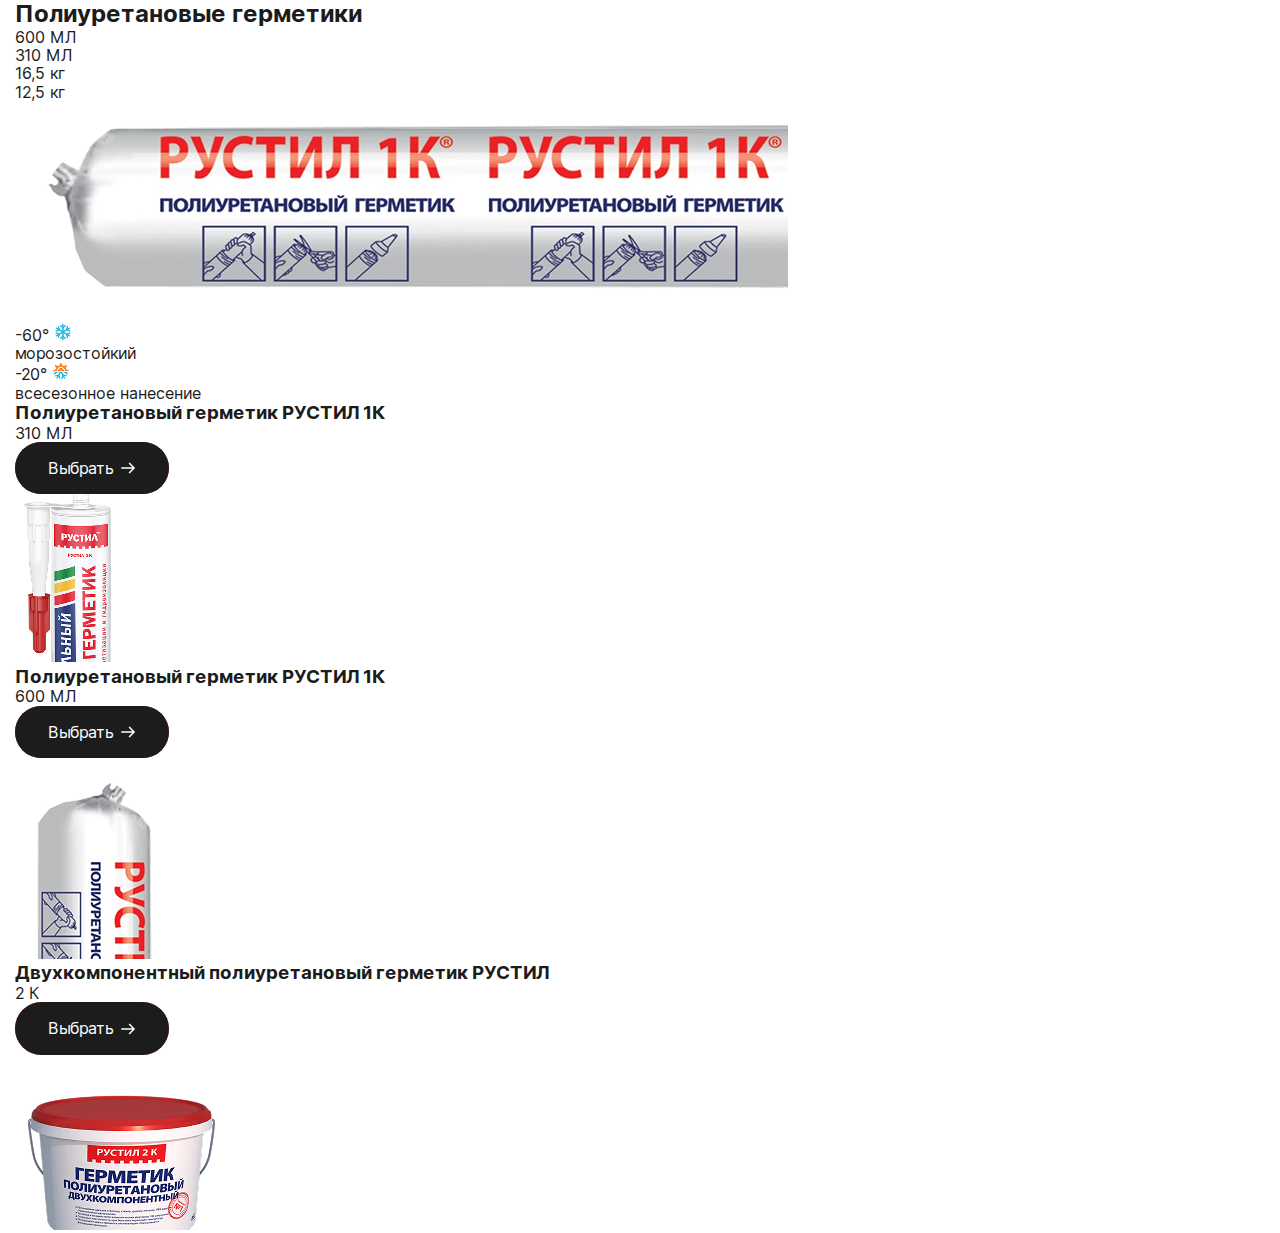
<file: banners.html>
<!DOCTYPE html><html lang="ru" class="page"><head><meta charset="UTF-8"><meta name="viewport" content="width=device-width,initial-scale=1"><!-- <link rel="shortcut icon" href="favicon.ico" type="image/x-icon"> --><meta http-equiv="X-UA-Compatible" content="ie=edge"><meta name="theme-color" content="#111111"><title></title><link rel="preload" href="fonts/Inter-Regular.woff2" as="font" type="font/woff2" crossorigin><link rel="stylesheet" href="css/vendor.css"><link rel="stylesheet" href="css/main.css"><script defer="defer" src="js/main.js"></script></head><body class="page__body"><main class="main"><div class="container"><section class="banners"><div class="banners__top"><div class="banners__top-head"><h2 class="banners__top-title">Полиуретановые герметики</h2><ul class="banners__top-volumes"><li class="banners__top-volumes-item"><span class="banners__top-volumes-num">600</span> <span class="banners__top-volumes-name">МЛ</span></li><li class="banners__top-volumes-item"><span class="banners__top-volumes-num">310</span> <span class="banners__top-volumes-name">МЛ</span></li><li class="banners__top-volumes-item"><span class="banners__top-volumes-num">16,5</span> <span class="banners__top-volumes-name">кг</span></li><li class="banners__top-volumes-item"><span class="banners__top-volumes-num">12,5</span> <span class="banners__top-volumes-name">кг</span></li></ul></div><img class="banners__top-img" src="img/banners/main.png" alt="Картинка"><div class="banners__top-weather"><div class="banners__top-weather-left"><div class="banners__top-weather-degree"><span class="banners__top-weather-num">-60°</span> <img class="banners__top-weather-img" src="img/banners/snow.png" alt="Снег"></div><p class="banners__top-weather-text">морозостойкий</p></div><div class="banners__top-weather-right"><div class="banners__top-weather-degree"><span class="banners__top-weather-num">-20°</span> <img class="banners__top-weather-img" src="img/banners/sun.png" alt="Солнце"></div><p class="banners__top-weather-text">всесезонное нанесение</p></div></div></div><div class="banners__bot"><ul class="banners__bot-list"><li class="banners__bot-item banners__bot-item--first"><h3 class="banners__bot-item-title">Полиуретановый герметик РУСТИЛ 1К</h3><div class="banners__bot-item-volume"><span class="banners__bot-num">310</span> <span class="banners__bot-name">МЛ</span></div><button class="banners__bot-btn button-primary">Выбрать <svg width="15" height="12" viewBox="0 0 15 12" fill="none" xmlns="http://www.w3.org/2000/svg"><path d="M1 6H13M13 6L8.6665 1.5M13 6L8.6665 10.5" stroke="white" stroke-width="1.5" stroke-linecap="square"></path></svg></button> <img class="banners__bot-img" src="img/banners/1.png" alt="Pic"></li><li class="banners__bot-item banners__bot-item--second"><h3 class="banners__bot-item-title">Полиуретановый герметик РУСТИЛ 1К</h3><div class="banners__bot-item-volume"><span class="banners__bot-num">600</span> <span class="banners__bot-name">МЛ</span></div><button class="banners__bot-btn button-primary">Выбрать <svg width="15" height="12" viewBox="0 0 15 12" fill="none" xmlns="http://www.w3.org/2000/svg"><path d="M1 6H13M13 6L8.6665 1.5M13 6L8.6665 10.5" stroke="white" stroke-width="1.5" stroke-linecap="square"></path></svg></button> <img class="banners__bot-img" src="img/banners/2.png" alt="Pic"></li><li class="banners__bot-item banners__bot-item--third"><div class="banners__bot-item-head"><h3 class="banners__bot-item-title">Двухкомпонентный полиуретановый герметик РУСТИЛ</h3><span class="banners__bot-item-volume"><span class="banners__bot-num">2</span> <span class="banners__bot-name">К</span></span></div><button class="banners__bot-btn button-primary">Выбрать <svg width="15" height="12" viewBox="0 0 15 12" fill="none" xmlns="http://www.w3.org/2000/svg"><path d="M1 6H13M13 6L8.6665 1.5M13 6L8.6665 10.5" stroke="white" stroke-width="1.5" stroke-linecap="square"></path></svg></button> <img class="banners__bot-img" src="img/banners/3.png" alt="Pic"></li></ul></div></section></div></main></body></html>
</file>
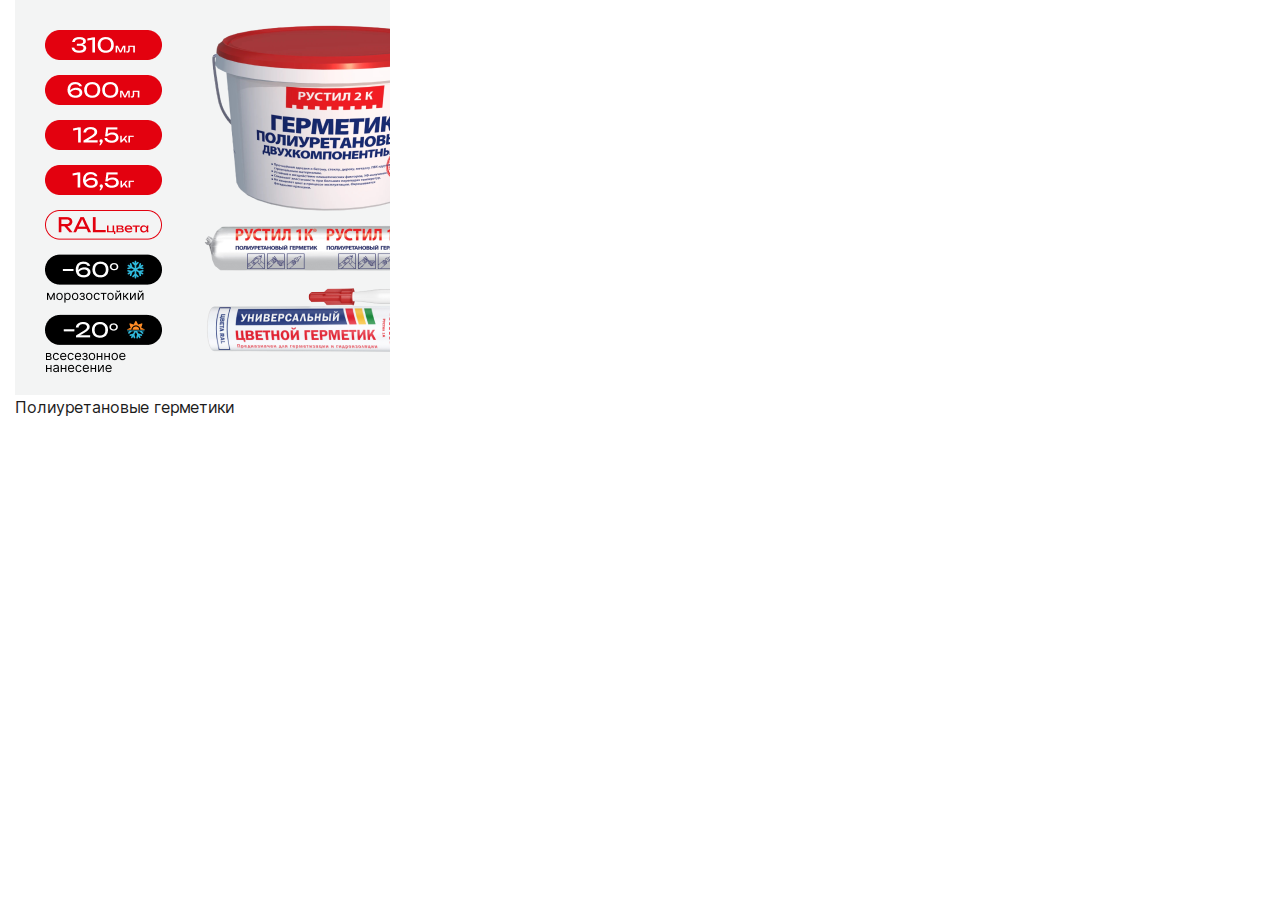
<file: popular-card.html>
<!DOCTYPE html><html lang="ru" class="page"><head><meta charset="UTF-8"><meta name="viewport" content="width=device-width,initial-scale=1"><!-- <link rel="shortcut icon" href="favicon.ico" type="image/x-icon"> --><meta http-equiv="X-UA-Compatible" content="ie=edge"><meta name="theme-color" content="#111111"><title></title><link rel="preload" href="fonts/Inter-Regular.woff2" as="font" type="font/woff2" crossorigin><link rel="stylesheet" href="css/vendor.css"><link rel="stylesheet" href="css/main.css"><script defer="defer" src="js/main.js"></script></head><body class="page__body"><main class="main"><div class="container"><div class="popular-categories-card"><a class="popular-categories-card__link" href="#"><div class="popular-categories-card__img-wrap"><img class="popular-categories-card__img" src="img/popular-card/pol1.png" alt="Картинка"></div><p class="popular-categories-card__title title-s">Полиуретановые герметики</p></a></div></div></main></body></html>
</file>
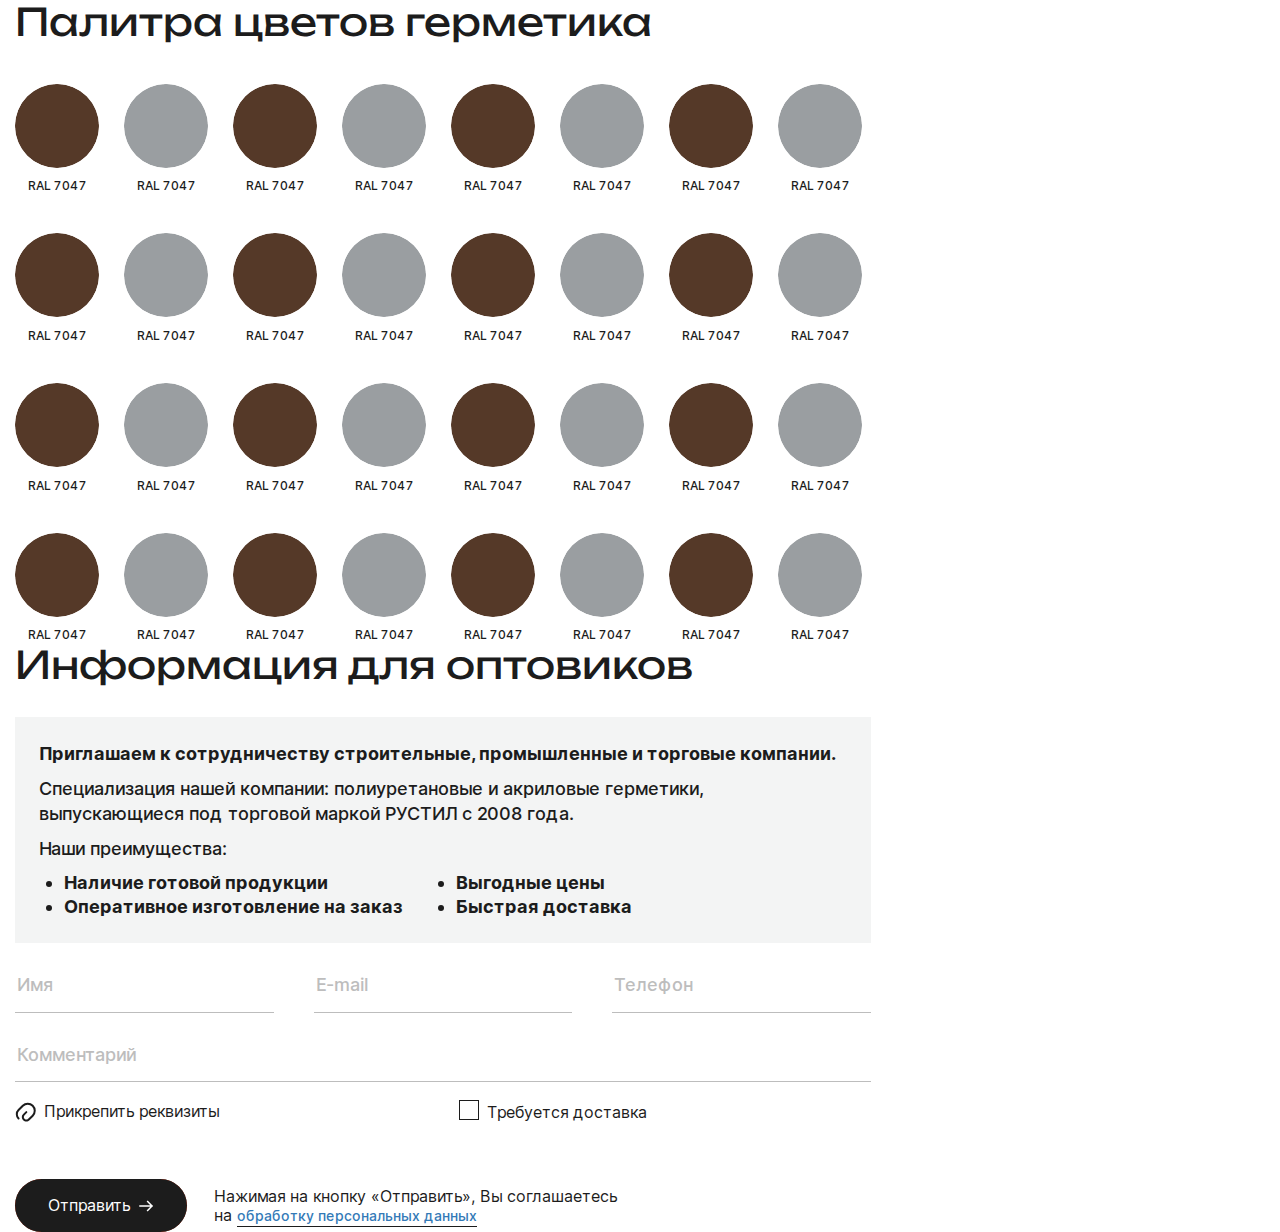
<file: popups.html>
<!DOCTYPE html><html lang="ru" class="page"><head><meta charset="UTF-8"><meta name="viewport" content="width=device-width,initial-scale=1"><!-- <link rel="shortcut icon" href="favicon.ico" type="image/x-icon"> --><meta http-equiv="X-UA-Compatible" content="ie=edge"><meta name="theme-color" content="#111111"><title></title><link rel="preload" href="fonts/Inter-Regular.woff2" as="font" type="font/woff2" crossorigin><link rel="stylesheet" href="css/vendor.css"><link rel="stylesheet" href="css/main.css"><script defer="defer" src="js/main.js"></script></head><body class="page__body"><main class="main"><!-- Содержимое попапов, добавляется в существующий попап! --><div class="container"><!-- //Цвета --><div class="choose-color"><h3 class="choose-color__title block-title">Палитра цветов герметика</h3><ul class="choose-color__list"><li class="choose-color__item"><a class="choose-color__link" href="#"><img class="choose-color__img" src="img/colors/brown.png" alt="Цвет"> </a><span class="choose-color__name">RAL 7047</span></li><li class="choose-color__item"><a class="choose-color__link" href="#"><img class="choose-color__img" src="img/colors/grey.png" alt="Цвет"> </a><span class="choose-color__name">RAL 7047</span></li><li class="choose-color__item"><a class="choose-color__link" href="#"><img class="choose-color__img" src="img/colors/brown.png" alt="Цвет"> </a><span class="choose-color__name">RAL 7047</span></li><li class="choose-color__item"><a class="choose-color__link" href="#"><img class="choose-color__img" src="img/colors/grey.png" alt="Цвет"> </a><span class="choose-color__name">RAL 7047</span></li><li class="choose-color__item"><a class="choose-color__link" href="#"><img class="choose-color__img" src="img/colors/brown.png" alt="Цвет"> </a><span class="choose-color__name">RAL 7047</span></li><li class="choose-color__item"><a class="choose-color__link" href="#"><img class="choose-color__img" src="img/colors/grey.png" alt="Цвет"> </a><span class="choose-color__name">RAL 7047</span></li><li class="choose-color__item"><a class="choose-color__link" href="#"><img class="choose-color__img" src="img/colors/brown.png" alt="Цвет"> </a><span class="choose-color__name">RAL 7047</span></li><li class="choose-color__item"><a class="choose-color__link" href="#"><img class="choose-color__img" src="img/colors/grey.png" alt="Цвет"> </a><span class="choose-color__name">RAL 7047</span></li><li class="choose-color__item"><a class="choose-color__link" href="#"><img class="choose-color__img" src="img/colors/brown.png" alt="Цвет"> </a><span class="choose-color__name">RAL 7047</span></li><li class="choose-color__item"><a class="choose-color__link" href="#"><img class="choose-color__img" src="img/colors/grey.png" alt="Цвет"> </a><span class="choose-color__name">RAL 7047</span></li><li class="choose-color__item"><a class="choose-color__link" href="#"><img class="choose-color__img" src="img/colors/brown.png" alt="Цвет"> </a><span class="choose-color__name">RAL 7047</span></li><li class="choose-color__item"><a class="choose-color__link" href="#"><img class="choose-color__img" src="img/colors/grey.png" alt="Цвет"> </a><span class="choose-color__name">RAL 7047</span></li><li class="choose-color__item"><a class="choose-color__link" href="#"><img class="choose-color__img" src="img/colors/brown.png" alt="Цвет"> </a><span class="choose-color__name">RAL 7047</span></li><li class="choose-color__item"><a class="choose-color__link" href="#"><img class="choose-color__img" src="img/colors/grey.png" alt="Цвет"> </a><span class="choose-color__name">RAL 7047</span></li><li class="choose-color__item"><a class="choose-color__link" href="#"><img class="choose-color__img" src="img/colors/brown.png" alt="Цвет"> </a><span class="choose-color__name">RAL 7047</span></li><li class="choose-color__item"><a class="choose-color__link" href="#"><img class="choose-color__img" src="img/colors/grey.png" alt="Цвет"> </a><span class="choose-color__name">RAL 7047</span></li><li class="choose-color__item"><a class="choose-color__link" href="#"><img class="choose-color__img" src="img/colors/brown.png" alt="Цвет"> </a><span class="choose-color__name">RAL 7047</span></li><li class="choose-color__item"><a class="choose-color__link" href="#"><img class="choose-color__img" src="img/colors/grey.png" alt="Цвет"> </a><span class="choose-color__name">RAL 7047</span></li><li class="choose-color__item"><a class="choose-color__link" href="#"><img class="choose-color__img" src="img/colors/brown.png" alt="Цвет"> </a><span class="choose-color__name">RAL 7047</span></li><li class="choose-color__item"><a class="choose-color__link" href="#"><img class="choose-color__img" src="img/colors/grey.png" alt="Цвет"> </a><span class="choose-color__name">RAL 7047</span></li><li class="choose-color__item"><a class="choose-color__link" href="#"><img class="choose-color__img" src="img/colors/brown.png" alt="Цвет"> </a><span class="choose-color__name">RAL 7047</span></li><li class="choose-color__item"><a class="choose-color__link" href="#"><img class="choose-color__img" src="img/colors/grey.png" alt="Цвет"> </a><span class="choose-color__name">RAL 7047</span></li><li class="choose-color__item"><a class="choose-color__link" href="#"><img class="choose-color__img" src="img/colors/brown.png" alt="Цвет"> </a><span class="choose-color__name">RAL 7047</span></li><li class="choose-color__item"><a class="choose-color__link" href="#"><img class="choose-color__img" src="img/colors/grey.png" alt="Цвет"> </a><span class="choose-color__name">RAL 7047</span></li><li class="choose-color__item"><a class="choose-color__link" href="#"><img class="choose-color__img" src="img/colors/brown.png" alt="Цвет"> </a><span class="choose-color__name">RAL 7047</span></li><li class="choose-color__item"><a class="choose-color__link" href="#"><img class="choose-color__img" src="img/colors/grey.png" alt="Цвет"> </a><span class="choose-color__name">RAL 7047</span></li><li class="choose-color__item"><a class="choose-color__link" href="#"><img class="choose-color__img" src="img/colors/brown.png" alt="Цвет"> </a><span class="choose-color__name">RAL 7047</span></li><li class="choose-color__item"><a class="choose-color__link" href="#"><img class="choose-color__img" src="img/colors/grey.png" alt="Цвет"> </a><span class="choose-color__name">RAL 7047</span></li><li class="choose-color__item"><a class="choose-color__link" href="#"><img class="choose-color__img" src="img/colors/brown.png" alt="Цвет"> </a><span class="choose-color__name">RAL 7047</span></li><li class="choose-color__item"><a class="choose-color__link" href="#"><img class="choose-color__img" src="img/colors/grey.png" alt="Цвет"> </a><span class="choose-color__name">RAL 7047</span></li><li class="choose-color__item"><a class="choose-color__link" href="#"><img class="choose-color__img" src="img/colors/brown.png" alt="Цвет"> </a><span class="choose-color__name">RAL 7047</span></li><li class="choose-color__item"><a class="choose-color__link" href="#"><img class="choose-color__img" src="img/colors/grey.png" alt="Цвет"> </a><span class="choose-color__name">RAL 7047</span></li></ul></div><!-- //Для попап для оптовиков  --><div class="wholesale"><h3 class="wholesale__title block-title">Информация для оптовиков</h3><div class="wholesale__info"><p class="wholesale__text wholesale__text--bold">Приглашаем к сотрудничеству строительные, промышленные и торговые компании.</p><p class="wholesale__text">Специализация нашей компании: полиуретановые и акриловые герметики, выпускающиеся под торговой маркой РУСТИЛ с 2008 года.</p><p class="wholesale__text">Наши преимущества:</p><ul class="wholesale__list"><li class="wholesale__list-item">Наличие готовой продукции</li><li class="wholesale__list-item">Выгодные цены</li><li class="wholesale__list-item">Оперативное изготовление на заказ</li><li class="wholesale__list-item">Быстрая доставка</li></ul></div><form class="wholesale__form form" action="#"><div class="form__input-box"><div class="form__input-group"><input class="form__input" id="check-name_page" name="name" placeholder="Имя" pattern="\D+"></div><div class="form__input-group"><input class="form__input" name="check-email_page" id="check-email_page" type="email" placeholder="E-mail"></div><div class="form__input-group"><input class="form__input" id="check-telephone_page" name="telephone" type="tel" placeholder="Телефон"></div></div><div class="form__input-box mb"><input class="form__input form__input--comment" name="check-comment_page" id="check-comment_page" placeholder="Комментарий"></div><div class="form__inputs-wrap mb"><label class="form__file-lable input-file"><svg class="input-file__icon" width="21" height="20" viewBox="0 0 21 20" fill="none" xmlns="http://www.w3.org/2000/svg"><path d="M11.3297 10.15L8.85969 12.62C8.53405 12.9447 8.27568 13.3305 8.09939 13.7552C7.9231 14.1799 7.83236 14.6352 7.83236 15.095C7.83236 15.5549 7.9231 16.0102 8.09939 16.4349C8.27568 16.8596 8.53405 17.2454 8.85969 17.57C9.18436 17.8957 9.57011 18.154 9.99481 18.3303C10.4195 18.5066 10.8748 18.5974 11.3347 18.5974C11.7945 18.5974 12.2499 18.5066 12.6746 18.3303C13.0993 18.154 13.485 17.8957 13.8097 17.57L17.6997 13.68C19.0109 12.3663 19.7473 10.5861 19.7473 8.73003C19.7473 6.87396 19.0109 5.09372 17.6997 3.78003C16.386 2.46884 14.6058 1.73242 12.7497 1.73242C10.8936 1.73242 9.11337 2.46884 7.79969 3.78003L3.55969 8.02003C1.21969 10.36 1.21969 14.16 3.55969 16.51" stroke="#1C1C1C" stroke-width="2" stroke-linecap="round" stroke-linejoin="round"/></svg> <input class="input-file__input" type="file" name="file"> <span class="input-file__text">Прикрепить реквизиты</span></label><div class="form__checkbox-wrap"><label class="form__checkbox custom-checkbox"><input class="custom-checkbox__input input-checkbox visually-hidden" type="checkbox" data-validate-field="checkbox"> <span class="custom-checkbox__span"></span></label> <span class="custom-checkbox__text">Требуется доставка</span></div></div><div class="form__bottom"><button class="form__send-btn button-primary">Отправить <svg width="16" height="12" viewBox="0 0 16 12" fill="none" xmlns="http://www.w3.org/2000/svg"><path d="M2 6H14M14 6L9.6665 1.5M14 6L9.6665 10.5" stroke="white" stroke-width="1.5" stroke-linecap="square"/></svg></button><div class="form__text-policy">Нажимая на кнопку «Отправить», Вы соглашаетесь на <a class="form__text-policy-link" href="#">обработку персональных данных</a></div></div></form></div></div></main></body></html>
</file>
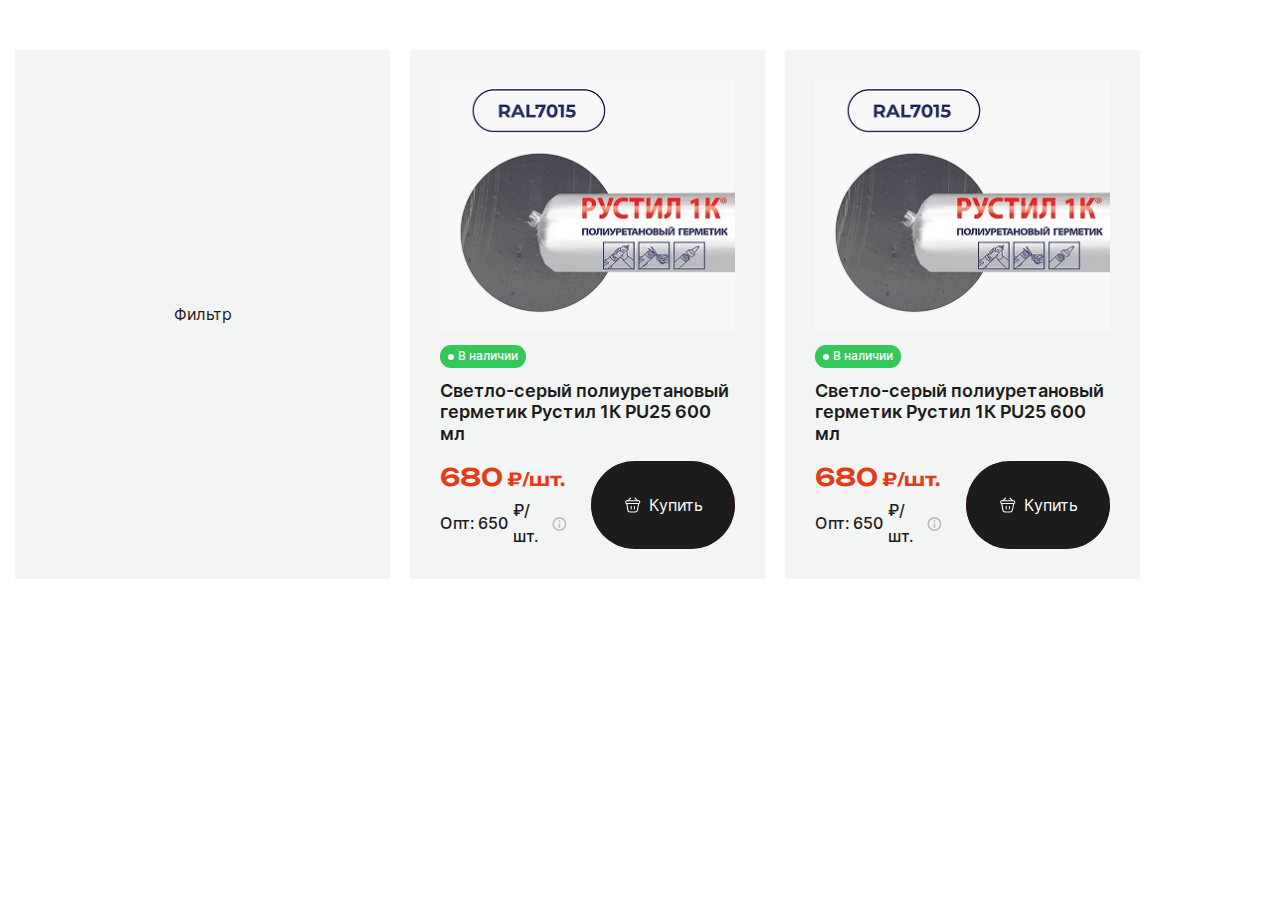
<file: product-card.html>
<!DOCTYPE html><html lang="ru" class="page"><head><meta charset="UTF-8"><meta name="viewport" content="width=device-width,initial-scale=1"><!-- <link rel="shortcut icon" href="favicon.ico" type="image/x-icon"> --><meta http-equiv="X-UA-Compatible" content="ie=edge"><meta name="theme-color" content="#111111"><title></title><link rel="preload" href="fonts/Inter-Regular.woff2" as="font" type="font/woff2" crossorigin><link rel="stylesheet" href="css/vendor.css"><link rel="stylesheet" href="css/main.css"><script defer="defer" src="js/main.js"></script></head><body class="page__body"><main class="main"><section class="catalog"><div class="container"><div class="catalog__wrapper"><div class="catalog__filter">Фильтр</div><ul class="catalog__list"><li class="catalog__item"><article class="product-card"><a class="product-card__link" href="#"><img class="product-card__img" src="img/product/1.jpg" alt="Картинка"></a><div class="product-card__badge badge badge--green"><span class="badge__circle"></span> <span class="badge__text">В наличии</span></div><a class="product-card__link" href="#"><h3 class="product-card__title">Светло-серый полиуретановый герметик Рустил 1К PU25 600 мл</h3></a><div class="product-card__price-block"><div class="product-card__price-left"><div class="product-card__price-wrapper"><span class="product-card__price-num">680</span> <span class="product-card__price-text">₽/шт.</span></div><div class="product-card__sale-price-wrapper"><span class="product-card__sale-price-text">Опт:</span> <span class="product-card__sale-price-num">650</span> <span class="product-card__sale-price-text">₽/шт.</span> <svg class="product-card__tooltip" width="18" height="18" viewBox="0 0 18 18" fill="none" xmlns="http://www.w3.org/2000/svg"><g clip-path="url(#clip0_299_208)"><path d="M9 16.5C13.1421 16.5 16.5 13.1421 16.5 9C16.5 4.85786 13.1421 1.5 9 1.5C4.85786 1.5 1.5 4.85786 1.5 9C1.5 13.1421 4.85786 16.5 9 16.5Z" stroke="#BDBDBD" stroke-width="2" stroke-linecap="round" stroke-linejoin="round"/><path d="M9 12.5V9.5M9 5.5H9.0075" stroke="#BDBDBD" stroke-width="2" stroke-linecap="square" stroke-linejoin="round"/></g><defs><clipPath id="clip0_299_208"><rect width="18" height="18" fill="white"/></clipPath></defs></svg></div></div><button class="product-card__button button-primary"><svg class="product-card__button-icon" width="24" height="24" viewBox="0 0 24 24" fill="none" xmlns="http://www.w3.org/2000/svg"><path d="M5.46145 6.60477C5.27905 6.60477 5.08705 6.52797 4.95265 6.39357C4.81874 6.25808 4.74365 6.07527 4.74365 5.88477C4.74365 5.69428 4.81874 5.51147 4.95265 5.37597L8.43745 1.89117C8.71585 1.61277 9.17665 1.61277 9.45505 1.89117C9.73345 2.16957 9.73345 2.63037 9.45505 2.90877L5.97025 6.39357C5.82625 6.52797 5.64385 6.60477 5.46145 6.60477ZM18.5386 6.60477C18.3562 6.60477 18.1738 6.53757 18.0298 6.39357L14.545 2.90877C14.4111 2.77328 14.336 2.59047 14.336 2.39997C14.336 2.20948 14.4111 2.02667 14.545 1.89117C14.8234 1.61277 15.2842 1.61277 15.5626 1.89117L19.0474 5.37597C19.3258 5.65437 19.3258 6.11517 19.0474 6.39357C18.913 6.52797 18.721 6.60477 18.5386 6.60477Z" fill="white"/><path d="M19.8815 10.656H4.31993C3.64793 10.6656 2.87993 10.6656 2.32313 10.1088C1.88153 9.67678 1.67993 9.00478 1.67993 8.01598C1.67993 5.37598 3.60953 5.37598 4.53113 5.37598H19.4687C20.3903 5.37598 22.3199 5.37598 22.3199 8.01598C22.3199 9.01438 22.1183 9.67678 21.6767 10.1088C21.1775 10.608 20.5055 10.656 19.8815 10.656ZM4.53113 9.21598H19.6895C20.1215 9.22558 20.5247 9.22558 20.6591 9.09118C20.7263 9.02398 20.8703 8.79358 20.8703 8.01598C20.8703 6.93118 20.6015 6.81598 19.4591 6.81598H4.53113C3.38873 6.81598 3.11993 6.93118 3.11993 8.01598C3.11993 8.79358 3.27353 9.02398 3.33113 9.09118C3.46553 9.21598 3.87833 9.21598 4.30073 9.21598H4.53113ZM9.85145 18.048C9.45785 18.048 9.13145 17.7216 9.13145 17.328V13.92C9.13145 13.5264 9.45785 13.2 9.85145 13.2C10.2451 13.2 10.5715 13.5264 10.5715 13.92V17.328C10.5715 17.7312 10.2451 18.048 9.85145 18.048ZM14.2655 18.048C13.8719 18.048 13.5455 17.7216 13.5455 17.328V13.92C13.5455 13.5264 13.8719 13.2 14.2655 13.2C14.6591 13.2 14.9855 13.5264 14.9855 13.92V17.328C14.9855 17.7312 14.6591 18.048 14.2655 18.048Z" fill="white"/><path d="M14.7745 22.32H8.98569C5.54889 22.32 4.78089 20.2752 4.48329 18.4992L3.12969 10.1952C3.06249 9.80155 3.33129 9.43675 3.72489 9.36955C4.11849 9.30235 4.48329 9.57115 4.55049 9.96475L5.90409 18.2592C6.18249 19.9584 6.75849 20.88 8.98569 20.88H14.7745C17.2417 20.88 17.5201 20.016 17.8369 18.3456L19.4497 9.94555C19.5265 9.55195 19.9009 9.29275 20.2945 9.37915C20.6881 9.45595 20.9377 9.83035 20.8609 10.224L19.2481 18.624C18.8737 20.5728 18.2497 22.32 14.7745 22.32Z" fill="white"/></svg> Купить</button></div></article></li><li class="catalog__item"><article class="product-card"><a class="product-card__link" href="#"><img class="product-card__img" src="img/product/1.jpg" alt="Картинка"></a><div class="product-card__badge badge badge--green"><span class="badge__circle"></span> <span class="badge__text">В наличии</span></div><a class="product-card__link" href="#"><h3 class="product-card__title">Светло-серый полиуретановый герметик Рустил 1К PU25 600 мл</h3></a><div class="product-card__price-block"><div class="product-card__price-left"><div class="product-card__price-wrapper"><span class="product-card__price-num">680</span> <span class="product-card__price-text">₽/шт.</span></div><div class="product-card__sale-price-wrapper"><span class="product-card__sale-price-text">Опт:</span> <span class="product-card__sale-price-num">650</span> <span class="product-card__sale-price-text">₽/шт.</span> <svg class="product-card__tooltip" width="18" height="18" viewBox="0 0 18 18" fill="none" xmlns="http://www.w3.org/2000/svg"><g clip-path="url(#clip0_299_208)"><path d="M9 16.5C13.1421 16.5 16.5 13.1421 16.5 9C16.5 4.85786 13.1421 1.5 9 1.5C4.85786 1.5 1.5 4.85786 1.5 9C1.5 13.1421 4.85786 16.5 9 16.5Z" stroke="#BDBDBD" stroke-width="2" stroke-linecap="round" stroke-linejoin="round"/><path d="M9 12.5V9.5M9 5.5H9.0075" stroke="#BDBDBD" stroke-width="2" stroke-linecap="square" stroke-linejoin="round"/></g><defs><clipPath id="clip0_299_208"><rect width="18" height="18" fill="white"/></clipPath></defs></svg></div></div><button class="product-card__button button-primary"><svg class="product-card__button-icon" width="24" height="24" viewBox="0 0 24 24" fill="none" xmlns="http://www.w3.org/2000/svg"><path d="M5.46145 6.60477C5.27905 6.60477 5.08705 6.52797 4.95265 6.39357C4.81874 6.25808 4.74365 6.07527 4.74365 5.88477C4.74365 5.69428 4.81874 5.51147 4.95265 5.37597L8.43745 1.89117C8.71585 1.61277 9.17665 1.61277 9.45505 1.89117C9.73345 2.16957 9.73345 2.63037 9.45505 2.90877L5.97025 6.39357C5.82625 6.52797 5.64385 6.60477 5.46145 6.60477ZM18.5386 6.60477C18.3562 6.60477 18.1738 6.53757 18.0298 6.39357L14.545 2.90877C14.4111 2.77328 14.336 2.59047 14.336 2.39997C14.336 2.20948 14.4111 2.02667 14.545 1.89117C14.8234 1.61277 15.2842 1.61277 15.5626 1.89117L19.0474 5.37597C19.3258 5.65437 19.3258 6.11517 19.0474 6.39357C18.913 6.52797 18.721 6.60477 18.5386 6.60477Z" fill="white"/><path d="M19.8815 10.656H4.31993C3.64793 10.6656 2.87993 10.6656 2.32313 10.1088C1.88153 9.67678 1.67993 9.00478 1.67993 8.01598C1.67993 5.37598 3.60953 5.37598 4.53113 5.37598H19.4687C20.3903 5.37598 22.3199 5.37598 22.3199 8.01598C22.3199 9.01438 22.1183 9.67678 21.6767 10.1088C21.1775 10.608 20.5055 10.656 19.8815 10.656ZM4.53113 9.21598H19.6895C20.1215 9.22558 20.5247 9.22558 20.6591 9.09118C20.7263 9.02398 20.8703 8.79358 20.8703 8.01598C20.8703 6.93118 20.6015 6.81598 19.4591 6.81598H4.53113C3.38873 6.81598 3.11993 6.93118 3.11993 8.01598C3.11993 8.79358 3.27353 9.02398 3.33113 9.09118C3.46553 9.21598 3.87833 9.21598 4.30073 9.21598H4.53113ZM9.85145 18.048C9.45785 18.048 9.13145 17.7216 9.13145 17.328V13.92C9.13145 13.5264 9.45785 13.2 9.85145 13.2C10.2451 13.2 10.5715 13.5264 10.5715 13.92V17.328C10.5715 17.7312 10.2451 18.048 9.85145 18.048ZM14.2655 18.048C13.8719 18.048 13.5455 17.7216 13.5455 17.328V13.92C13.5455 13.5264 13.8719 13.2 14.2655 13.2C14.6591 13.2 14.9855 13.5264 14.9855 13.92V17.328C14.9855 17.7312 14.6591 18.048 14.2655 18.048Z" fill="white"/><path d="M14.7745 22.32H8.98569C5.54889 22.32 4.78089 20.2752 4.48329 18.4992L3.12969 10.1952C3.06249 9.80155 3.33129 9.43675 3.72489 9.36955C4.11849 9.30235 4.48329 9.57115 4.55049 9.96475L5.90409 18.2592C6.18249 19.9584 6.75849 20.88 8.98569 20.88H14.7745C17.2417 20.88 17.5201 20.016 17.8369 18.3456L19.4497 9.94555C19.5265 9.55195 19.9009 9.29275 20.2945 9.37915C20.6881 9.45595 20.9377 9.83035 20.8609 10.224L19.2481 18.624C18.8737 20.5728 18.2497 22.32 14.7745 22.32Z" fill="white"/></svg> Купить</button></div></article></li></ul></div></div></section></main></body></html>
</file>
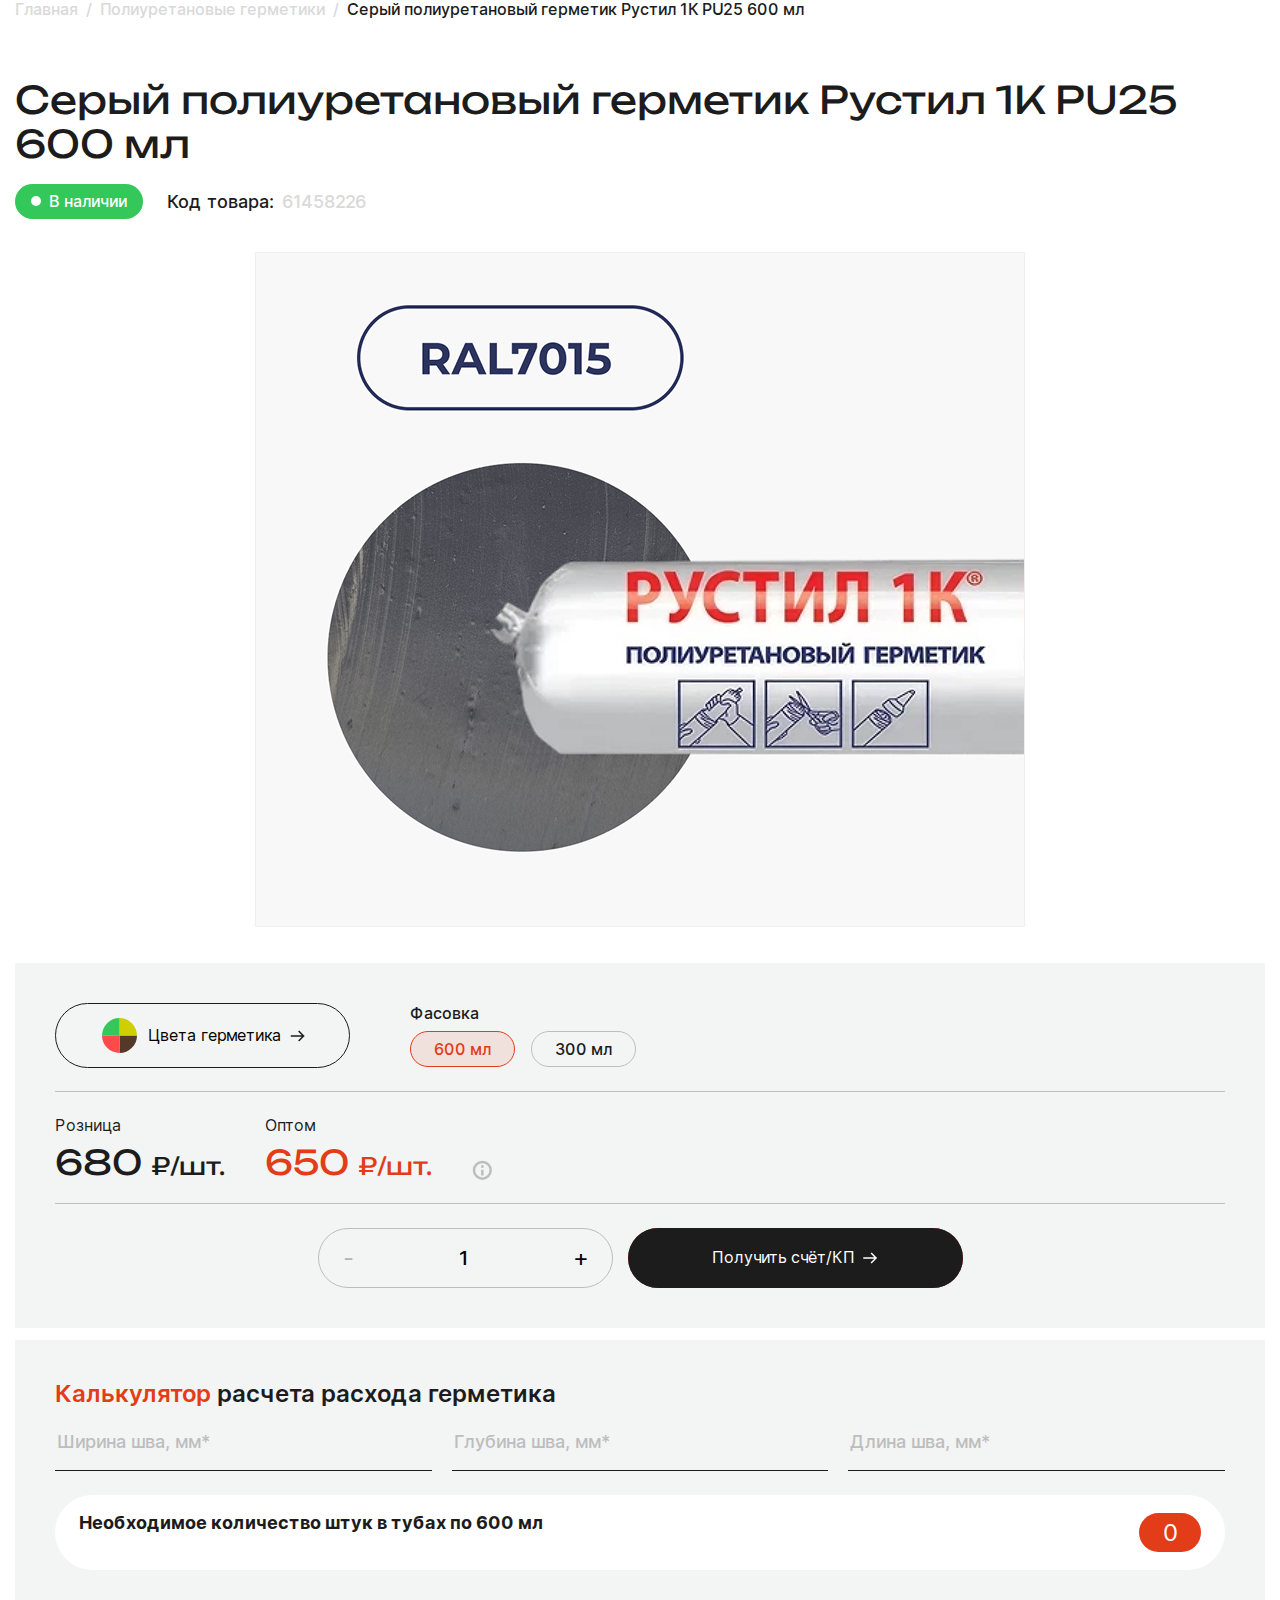
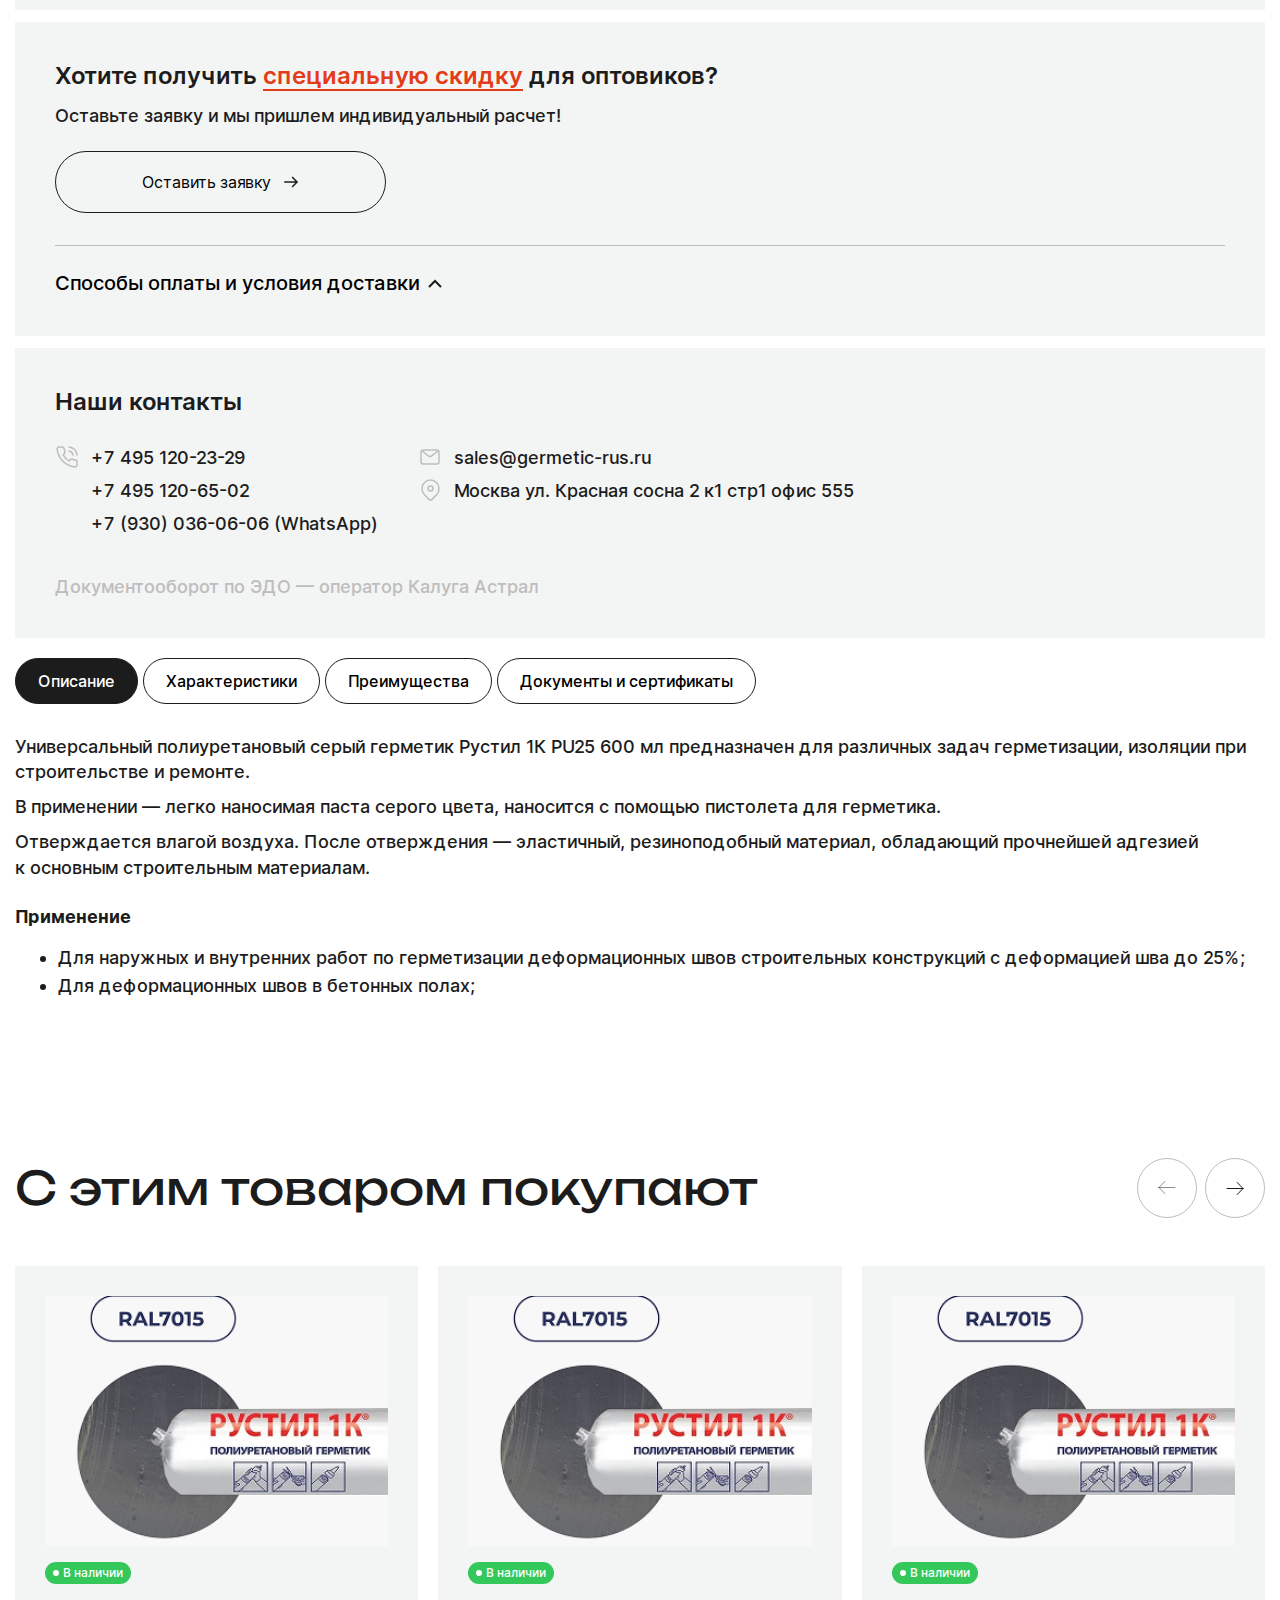
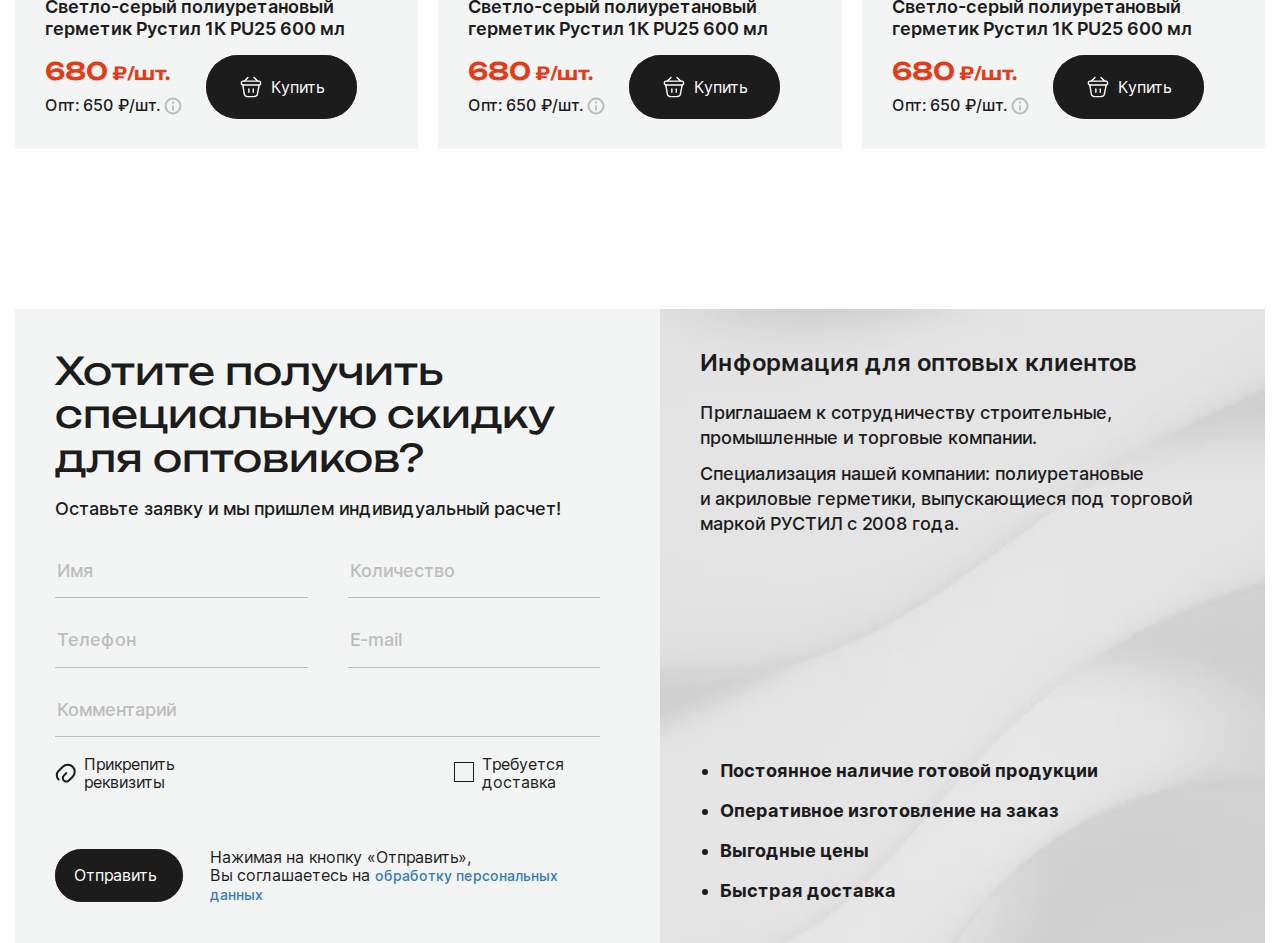
<file: product-page.html>
<!DOCTYPE html><html lang="ru" class="page"><head><meta charset="UTF-8"><meta name="viewport" content="width=device-width,initial-scale=1"><!-- <link rel="shortcut icon" href="favicon.ico" type="image/x-icon"> --><meta http-equiv="X-UA-Compatible" content="ie=edge"><meta name="theme-color" content="#111111"><title></title><link rel="preload" href="fonts/Inter-Regular.woff2" as="font" type="font/woff2" crossorigin><link rel="stylesheet" href="css/vendor.css"><link rel="stylesheet" href="css/main.css"><script defer="defer" src="js/main.js"></script></head><body class="page__body"><main class="main"><section class="product"><div class="container"><div class="product__breadcrumbs breadcrumbs"><ul class="breadcrumbs__list"><li class="breadcrumbs__item"><a class="breadcrumbs__link" href="index.html">Главная</a></li><li class="breadcrumbs__item"><a class="breadcrumbs__link" href="#">Полиуретановые герметики</a></li><li class="breadcrumbs__item breadcrumbs__item--active"><span>Серый полиуретановый герметик Рустил 1К PU25 600 мл</span></li></ul></div><h1 class="product__title block-title">Серый полиуретановый герметик Рустил 1К PU25 600 мл</h1><div class="product__info"><div class="product__badge badge badge--product badge--green"><span class="badge__circle"></span> <span class="badge__text">В наличии</span></div><div class="product__availability availability"><span class="availability__text">Код товара:</span> <span class="availability__num">61458226</span></div></div><div class="product__wrapper"><div class="product__left"><img class="product__img" src="img/product/2.jpg" alt="Картинка"><div class="product__tabs-head tabs"><div class="tabs__head"><ul class="tabs__nav"><li class="tabs__nav-item tabs__nav-item--active" data-target="1"><button class="tabs__nav-btn">Описание</button></li><li class="tabs__nav-item" data-target="2"><button class="tabs__nav-btn">Характеристики</button></li><li class="tabs__nav-item" data-target="3"><button class="tabs__nav-btn">Преимущества</button></li><li class="tabs__nav-item" data-target="4"><button class="tabs__nav-btn">Документы и сертификаты</button></li></ul></div><div class="product__tabs tabs"><ul class="tabs__content"><li class="tabs__panel tabs__panel--active" id="1"><div class="tabs__content-wrap"><div class="text-block"><div class="text-block__wrapper"><p class="text-block__text">Универсальный полиуретановый серый герметик Рустил 1К PU25 600 мл предназначен для различных задач герметизации, изоляции при строительстве и ремонте.</p><p class="text-block__text">В применении — легко наносимая паста серого цвета, наносится с помощью пистолета для герметика.</p><p class="text-block__text">Отверждается влагой воздуха. После отверждения — эластичный, резиноподобный материал, обладающий прочнейшей адгезией к основным строительным материалам.</p></div><h4 class="text-block__subtitle">Применение</h4><ul class="text-block__list"><li class="text-block__list-item">Для наружных и внутренних работ по герметизации деформационных швов строительных конструкций с деформацией шва до 25%;</li><li class="text-block__list-item">Для деформационных швов в бетонных полах;</li></ul></div></div></li><li class="tabs__panel tabs__panel" id="2"><div class="tabs__content-wrap"><table class="table"><tbody><tr class="table__row"><td class="table__cell table__property">Нормативная документация</td><td class="table__cell table__value">ТУ 20.30.22-002-40019535-2017</td></tr><tr class="table__row"><td class="table__cell table__property">Эксплуатационные свойства</td><td class="table__cell table__value">Морозостойкий, атмосферостойкий</td></tr><tr class="table__row"><td class="table__cell table__property">Состав</td><td class="table__cell table__value">Акриловые</td></tr><tr class="table__row"><td class="table__cell table__property">Внешний вид</td><td class="table__cell table__value">Однородная паста белого цвета</td></tr><tr class="table__row"><td class="table__cell table__property">Тип применения</td><td class="table__cell table__value">Для наружных и внутренних работ</td></tr><tr class="table__row"><td class="table__cell table__property">Материалы применения</td><td class="table__cell table__value">Бетон, газобетон, кирпич, дерево, пластик</td></tr><tr class="table__row"><td class="table__cell table__property">Температура применения</td><td class="table__cell table__value">от -10°C до +35°C</td></tr><tr class="table__row"><td class="table__cell table__property">Температура эксплуатации</td><td class="table__cell table__value">от -40°C до +80°C</td></tr><tr class="table__row"><td class="table__cell table__property">Плотность</td><td class="table__cell table__value">1,5 кг/л</td></tr><tr class="table__row"><td class="table__cell table__property">Время высыхания</td><td class="table__cell table__value">24 — 48 часов — при температуре +20° C и влажности 60%. С понижением температуры и увеличении влажности — время высыхания увеличивается, до 7 дней.</td></tr><tr class="table__row"><td class="table__cell table__property">Гарантийный срок хранения</td><td class="table__cell table__value">12 месяцев при температурах от 0°C до +30°C.</td></tr></tbody></table></div></li><li class="tabs__panel tabs__panel" id="3"><div class="tabs__content-wrap"><div class="text-block"><ul class="text-block__list"><li class="text-block__list-item">Морозостойкий акриловый герметик Рустил Акрил — готов к нанесению при температурах до -10⁰С.</li><li class="text-block__list-item">Сохраняет эластичность при больших перепадах температур от -40⁰С до +80⁰С</li><li class="text-block__list-item">Легко наноситься, легко разравнивается.</li><li class="text-block__list-item">Отличная тиксотропность — не течет в вертикальных и потолочных швах.</li><li class="text-block__list-item">Хорошая адгезия (прилипание) к бетонным, деревянным поверхностям, кирпичу.</li><li class="text-block__list-item">Устойчив к воздействию климатических факторов, УФ-излучению.</li><li class="text-block__list-item">Безопасен в применении, не имеет запаха</li><li class="text-block__list-item">Ценовое преимущество — купить акриловый герметик Рустил Акрил можно напрямую от производителя.</li></ul></div></div></li><li class="tabs__panel tabs__panel" id="4"><div class="tabs__content-wrap"><div class="product__download download"><svg class="download__icon" width="24" height="24" fill="none" xmlns="http://www.w3.org/2000/svg"><path d="M21 14.25v5.25a1.5 1.5 0 0 1-1.5 1.5h-15A1.5 1.5 0 0 1 3 19.5v-5.25a.75.75 0 1 1 1.5 0v5.25h15v-5.25a.75.75 0 1 1 1.5 0Zm-9.53.53a.747.747 0 0 0 1.06 0l3.75-3.75a.75.75 0 1 0-1.06-1.06l-2.47 2.47V3.75a.75.75 0 1 0-1.5 0v8.69L8.78 9.97a.75.75 0 0 0-1.06 1.06l3.75 3.75Z" fill="#1C1C1C"/></svg> <a class="download__link" href="#">Инструкция по нанесению</a></div><div class="product__download download"><svg class="download__icon" width="24" height="24" fill="none" xmlns="http://www.w3.org/2000/svg"><path d="M21 14.25v5.25a1.5 1.5 0 0 1-1.5 1.5h-15A1.5 1.5 0 0 1 3 19.5v-5.25a.75.75 0 1 1 1.5 0v5.25h15v-5.25a.75.75 0 1 1 1.5 0Zm-9.53.53a.747.747 0 0 0 1.06 0l3.75-3.75a.75.75 0 1 0-1.06-1.06l-2.47 2.47V3.75a.75.75 0 1 0-1.5 0v8.69L8.78 9.97a.75.75 0 0 0-1.06 1.06l3.75 3.75Z" fill="#1C1C1C"/></svg> <a class="download__link" href="#">Технический лист</a></div></div></li></ul></div></div></div><div class="product__summary-wrap"><div class="product__summary"><div class="product__summary-top"><div class="product__summary-feature product__summary--border"><div><button class="product__feature-btn product__summary-color blue active"><span><svg width="41" height="41" viewBox="0 0 41 41" fill="none" xmlns="http://www.w3.org/2000/svg"><path d="M38 20.5C38 22.7981 37.5473 25.0738 36.6679 27.197C35.7884 29.3202 34.4994 31.2493 32.8744 32.8744C31.2493 34.4994 29.3202 35.7884 27.197 36.6679C25.0738 37.5473 22.7981 38 20.5 38V20.5H38Z" fill="#553928"/><path d="M20.5 3C25.1413 3 29.5925 4.84374 32.8744 8.12563C36.1563 11.4075 38 15.8587 38 20.5L20.5 20.5V3Z" fill="#CFCF00"/><path d="M3 20.5C3 15.8587 4.84375 11.4075 8.12563 8.12563C11.4075 4.84374 15.8587 3 20.5 3V20.5L3 20.5Z" fill="#34C759"/><path d="M20.5 38C15.8587 38 11.4075 36.1563 8.12563 32.8744C4.84375 29.5925 3 25.1413 3 20.5L20.5 20.5V38Z" fill="#FF4A4A"/></svg> </span><span class="txt">Цвета герметика</span> <span><svg width="17" height="19" viewBox="0 0 17 19" fill="none" xmlns="http://www.w3.org/2000/svg"><g clip-path="url(#clip0_325_654)"><g clip-path="url(#clip1_325_654)"><path d="M2.5 9H14.5M14.5 9L10.1665 4.5M14.5 9L10.1665 13.5" stroke="#1C1C1C" stroke-width="1.5" stroke-linecap="square"/></g></g><defs><clipPath id="clip0_325_654"><rect width="16" height="19" fill="white" transform="translate(0.5)"/></clipPath><clipPath id="clip1_325_654"><rect width="16" height="11.55" fill="white" transform="translate(0.540039 3)"/></clipPath></defs></svg></span></button></div><div class="product__summary-size"><div class="product__size-title text">Фасовка</div><div class="product__summary-item-list"><div class="checkbox-wrapper"><label class="checkbox-wrapper__label">600 мл <input type="radio" checked="checked" class="modern-radio" value="600" name="a"> <span></span></label> <label class="checkbox-wrapper__label">300 мл <input type="radio" class="modern-radio" value="300" name="a"> <span></span></label></div></div></div></div><div class="product__summary-price product__summary--border"><div class="product-price__list"><div class="product-price__roz"><div class="product-price__subtitle">Розница</div><p class="product-price__title">680 <span class="product-price__title-text">₽/шт.</span></p></div><div class="product-price__opt"><div class="product-price__subtitle">Оптом</div><p class="product-price__title product-price__title--red">650 <span class="product-price__title-text">₽/шт.</span></p></div><div class="product-price__info-wrapper"><div class="product-price__info"><svg width="20" height="20" viewBox="0 0 20 20" fill="none" xmlns="http://www.w3.org/2000/svg"><path d="M10.3333 18.6667C14.9357 18.6667 18.6667 14.9357 18.6667 10.3333C18.6667 5.73096 14.9357 2 10.3333 2C5.73096 2 2 5.73096 2 10.3333C2 14.9357 5.73096 18.6667 10.3333 18.6667Z" stroke="#BDBDBD" stroke-width="2.5" stroke-linecap="round" stroke-linejoin="round"/><path d="M10.333 14.2222V10.8889M10.333 6.44446H10.3413" stroke="#BDBDBD" stroke-width="2.5" stroke-linecap="square" stroke-linejoin="round"/></svg></div><div class="product-price__info-tooltip">Оптовая цена действует при заказе от 50 000 руб.</div></div></div></div><div class="product__summary-bottom"><div class="product__counter-button counter-button"><button class="counter-button__decrement" id="decrementBtn">-</button> <input class="counter-button__num" type="text" id="counter" min="1" value="1"> <button class="counter-button__increment" id="incrementBtn">+</button></div><button class="product__btn-kp button-primary">Получить счёт/КП <svg width="15" height="12" viewBox="0 0 15 12" fill="none" xmlns="http://www.w3.org/2000/svg"><path d="M1 6H13M13 6L8.6665 1.5M13 6L8.6665 10.5" stroke="white" stroke-width="1.5" stroke-linecap="square"/></svg></button></div></div><div class="product__summary-calculator calculator"><h3 class="calculator__title"><span>Калькулятор</span> расчета расхода герметика</h3><div class="calculator__inputs"><input class="calculator__input" id="width" placeholder="Ширина шва, мм*" type="text"> <input class="calculator__input" id="depth" placeholder="Глубина шва, мм*" type="text"> <input class="calculator__input" id="length" placeholder="Длина шва, мм*" type="text"></div><div class="calculator__result"><span class="calculator__text">Необходимое количество штук в тубах по <span class="calculator__text-num"></span></span> <span class="calculator__result-num" id="result"></span></div></div><div class="product__summary-about"><div class="product__summary-about-top"><h3 class="product__summary-title">Хотите получить <span>специальную скидку</span> для оптовиков?</h3><p class="product__summary-text">Оставьте заявку и мы пришлем индивидуальный расчет!</p><button class="product__btn button-transparent">Оставить заявку <svg width="16" height="12" viewBox="0 0 16 12" fill="none" xmlns="http://www.w3.org/2000/svg"><path d="M2 6H14M14 6L9.6665 1.5M14 6L9.6665 10.5" stroke="#1C1C1C" stroke-width="1.5" stroke-linecap="square"/></svg></button></div><button class="product__more-btn">Способы оплаты и условия доставки <svg width="14" height="9" viewBox="0 0 14 9" fill="none" xmlns="http://www.w3.org/2000/svg"><path d="M1 8L7 2L13 8" stroke="#1C1C1C" stroke-width="2"/></svg></button><div class="product__summary-about-content"><h4 class="product__summary-subtitle">Способы оплаты</h4><div class="product__summary-text-block text-block"><ul class="text-block__list"><li class="text-block__list-item">Безналичная оплата по счету</li><li class="text-block__list-item">Оплата картой в офисе компании</li><li class="text-block__list-item">Оплата картой через Сбербанк Онлайн</li></ul></div><h4 class="product__summary-subtitle">Самовывоз</h4><ul class="product__summary-info"><li class="product__summary-info-item"><svg width="24" height="24" viewBox="0 0 24 24" fill="none" xmlns="http://www.w3.org/2000/svg"><circle cx="12" cy="12" r="9.75" stroke="#BDBDBD" stroke-width="1.5"/><path d="M12 5.5V12L15.5 15.5" stroke="#BDBDBD" stroke-width="1.5"/></svg> с 09:00 до 15:00 (ПН-ПТ)</li><li class="product__summary-info-item"><svg width="24" height="24" viewBox="0 0 24 24" fill="none" xmlns="http://www.w3.org/2000/svg"><path d="M6.4983 4.48251C8.10355 2.88064 10.2648 1.98855 12.5123 2.00011C14.7599 2.01167 16.9121 2.92594 18.5014 4.54424C20.0907 6.16255 20.9885 8.35412 20.9999 10.6427C21.0112 12.9313 20.1352 15.132 18.562 16.7666L14.0532 21.3577C13.6492 21.769 13.1014 22 12.5302 22C11.9589 22 11.4111 21.769 11.0071 21.3577L6.4983 16.7666C4.89866 15.1376 4 12.9282 4 10.6245C4 8.32087 4.89866 6.11154 6.4983 4.48251Z" stroke="#E33C18" stroke-width="1.5" stroke-linejoin="round"/><path d="M12.5 13C13.8807 13 15 11.8807 15 10.5C15 9.11929 13.8807 8 12.5 8C11.1193 8 10 9.11929 10 10.5C10 11.8807 11.1193 13 12.5 13Z" stroke="#E33C18" stroke-width="1.5" stroke-linecap="round" stroke-linejoin="round"/></svg> Адрес склада: Москва улица Красная сосна 2 к1 стр1 МОСТРАНССКЛАД</li></ul><p class="product__summary-text"><span>Удобная парковка</span>, въезд платный-оплачиваем мы.</p><h4 class="product__summary-subtitle">Доставка по Москве и МО</h4><p class="product__summary-text">1-2 дня с момента оплаты, стоимость от 1000 руб</p><h4 class="product__summary-subtitle">Экспресс доставка по Москве и МО</h4><p class="product__summary-text">От 1 часа до 1 дня, стоимость от 1000 руб</p><h4 class="product__summary-subtitle">Доставка по России</h4><p class="product__sunnary-text">Отправка транспортными компаниями (ТК): «Байкал сервис», «Деловые Линии», «Бюро перевозок» до терминалов, либо адресная доставка. Стоимость грузоперевозки рассчитывается по тарифам ТК (рассчитаем по запросу)</p></div></div><div class="product__summary-contacts"><h4 class="product__summary-contacts-subtitle">Наши контакты</h4><div class="product__summary-contacts-block"><div class="product__summary-tel"><svg width="24" height="24" viewBox="0 0 24 24" fill="none" xmlns="http://www.w3.org/2000/svg"><path d="M14.0514 2.0001C16.0897 2.21487 17.9936 3.11889 19.4483 4.56268C20.903 6.00646 21.8213 7.90351 22.0514 9.9401M14.0514 6.0001C15.0349 6.19403 15.9374 6.67912 16.6418 7.39241C17.3461 8.10569 17.8198 9.01423 18.0014 10.0001M22.0014 16.9201V19.9201C22.0025 20.1986 21.9455 20.4743 21.8339 20.7294C21.7223 20.9846 21.5587 21.2137 21.3535 21.402C21.1483 21.5902 20.906 21.7336 20.6421 21.8228C20.3783 21.912 20.0988 21.9452 19.8214 21.9201C16.7443 21.5854 13.7886 20.5339 11.1914 18.8501C8.77523 17.3148 6.72673 15.2663 5.1914 12.8501C3.50172 10.2411 2.45001 7.27101 2.1214 4.1801C2.09641 3.90356 2.12927 3.62486 2.2179 3.36172C2.30652 3.09859 2.44897 2.85679 2.63616 2.65172C2.82336 2.44665 3.0512 2.28281 3.30519 2.17062C3.55917 2.05843 3.83374 2.00036 4.1114 2.0001H7.1114C7.5967 1.99532 8.06719 2.16718 8.43516 2.48363C8.80313 2.80008 9.04348 3.23954 9.1114 3.7201C9.23768 4.68023 9.47252 5.62293 9.8114 6.5301C9.94594 6.88802 9.97506 7.27701 9.8953 7.65098C9.81555 8.02494 9.63026 8.36821 9.3614 8.6401L8.0914 9.9101C9.51495 12.4136 11.5879 14.4865 14.0914 15.9101L15.3614 14.6401C15.6333 14.3712 15.9766 14.1859 16.3505 14.1062C16.7245 14.0264 17.1135 14.0556 17.4714 14.1901C18.3786 14.529 19.3213 14.7638 20.2814 14.8901C20.7672 14.9586 21.2108 15.2033 21.5279 15.5776C21.8451 15.9519 22.0136 16.4297 22.0014 16.9201Z" stroke="#BDBDBD" stroke-width="1.5" stroke-linecap="round" stroke-linejoin="round"/></svg><ul class="product__summary-contacts-tels"><li class="product__summary-contacts-tels-item"><a class="product__summary-contacts-tels-link" href="tel:+74951202329">+7 495 120-23-29</a></li><li class="product__summary-contacts-tels-item"><a class="product__summary-contacts-tels-link" href="tel:+74951206502">+7 495 120-65-02</a></li><li class="product__summary-contacts-tels-item"><a class="product__summary-contacts-tels-link" href="tel:+79300360606">+7 (930) 036-06-06 (WhatsApp)</a></li></ul></div><ul class="product__summary-mail"><li class="product__summary-mail-item"><a class="product__summary-mail-link" href="mailto:"><svg width="24" height="24" viewBox="0 0 24 24" fill="none" xmlns="http://www.w3.org/2000/svg"><path d="M4 6L10.108 10.612L10.11 10.614C10.788 11.111 11.127 11.36 11.499 11.456C11.8276 11.541 12.1724 11.541 12.501 11.456C12.873 11.36 13.213 11.111 13.893 10.612C13.893 10.612 17.81 7.606 20 6M3 15.8V8.2C3 7.08 3 6.52 3.218 6.092C3.41 5.715 3.715 5.41 4.092 5.218C4.52 5 5.08 5 6.2 5H17.8C18.92 5 19.48 5 19.907 5.218C20.284 5.41 20.59 5.715 20.782 6.092C21 6.519 21 7.079 21 8.197V15.804C21 16.922 21 17.48 20.782 17.908C20.59 18.2845 20.2837 18.5904 19.907 18.782C19.48 19 18.921 19 17.803 19H6.197C5.079 19 4.519 19 4.092 18.782C3.71569 18.5903 3.40974 18.2843 3.218 17.908C3 17.48 3 16.92 3 15.8Z" stroke="#BDBDBD" stroke-width="1.5" stroke-linecap="round" stroke-linejoin="round"/></svg> sales@germetic-rus.ru</a></li><li class="product__summary-mail-item"><svg width="24" height="24" viewBox="0 0 24 24" fill="none" xmlns="http://www.w3.org/2000/svg"><path d="M6.4983 4.48251C8.10355 2.88064 10.2648 1.98855 12.5123 2.00011C14.7599 2.01167 16.9121 2.92594 18.5014 4.54424C20.0907 6.16255 20.9885 8.35412 20.9999 10.6427C21.0112 12.9313 20.1352 15.132 18.562 16.7666L14.0532 21.3577C13.6492 21.769 13.1014 22 12.5302 22C11.9589 22 11.4111 21.769 11.0071 21.3577L6.4983 16.7666C4.89866 15.1376 4 12.9282 4 10.6245C4 8.32087 4.89866 6.11154 6.4983 4.48251Z" stroke="#BDBDBD" stroke-width="1.5" stroke-linejoin="round"/><path d="M12.5 13C13.8807 13 15 11.8807 15 10.5C15 9.11929 13.8807 8 12.5 8C11.1193 8 10 9.11929 10 10.5C10 11.8807 11.1193 13 12.5 13Z" stroke="#BDBDBD" stroke-width="1.5" stroke-linecap="round" stroke-linejoin="round"/></svg> Москва ул. Красная сосна 2 к1 стр1 офис 555</li></ul></div><p class="product__summary-contacts-text">Документооборот по ЭДО — оператор Калуга Астрал</p></div><ul class="product__accordion accordion"><li class="accordion__item"><button class="accordion__btn"><span class="accordion__name"><span class="accordion__name-red">Калькулятор</span> расчета расхода герметика </span><svg class="accordion__arrow" width="24" height="24" viewBox="0 0 24 24" fill="none" xmlns="http://www.w3.org/2000/svg"><path d="M3 7.5L12 16.5L21 7.5" stroke="#1C1C1C" stroke-width="2.5"/></svg></button><div class="accordion__content calculator"><div class="calculator__inputs"><input class="calculator__input" id="widthMobile" placeholder="Ширина шва, мм*" type="text"> <input class="calculator__input" id="depthMobile" placeholder="Глубина шва, мм*" type="text"> <input class="calculator__input" id="lengthMobile" placeholder="Длина шва, мм*" type="text"></div><div class="calculator__result"><span class="calculator__text">Необходимое количество штук в тубах по <span class="calculator__text-num"></span></span> <span class="calculator__result-num" id="resultMobile"></span></div></div></li><li class="accordion__item"><button class="accordion__btn"><span class="accordion__name">Хотите получить <span class="accordion__name-red-under">специальную скидку</span> для оптовиков? </span><svg class="accordion__arrow" width="24" height="24" viewBox="0 0 24 24" fill="none" xmlns="http://www.w3.org/2000/svg"><path d="M3 7.5L12 16.5L21 7.5" stroke="#1C1C1C" stroke-width="2.5"/></svg></button><div class="accordion__content"><p class="product__summary-text">Оставьте заявку и мы пришлем индивидуальный расчет!</p><button class="product__btn button-transparent">Оставить заявку <svg width="16" height="12" viewBox="0 0 16 12" fill="none" xmlns="http://www.w3.org/2000/svg"><path d="M2 6H14M14 6L9.6665 1.5M14 6L9.6665 10.5" stroke="#1C1C1C" stroke-width="1.5" stroke-linecap="square"/></svg></button></div></li><li class="accordion__item"><button class="accordion__btn"><span class="accordion__name">Способы оплаты и условия доставки</span> <svg class="accordion__arrow" width="24" height="24" viewBox="0 0 24 24" fill="none" xmlns="http://www.w3.org/2000/svg"><path d="M3 7.5L12 16.5L21 7.5" stroke="#1C1C1C" stroke-width="2.5"/></svg></button><div class="accordion__content"><h4 class="product__summary-subtitle">Способы оплаты</h4><div class="product__summary-text-block text-block"><ul class="text-block__list"><li class="text-block__list-item">Безналичная оплата по счету</li><li class="text-block__list-item">Оплата картой в офисе компании</li><li class="text-block__list-item">Оплата картой через Сбербанк Онлайн</li></ul></div><h4 class="product__summary-subtitle">Самовывоз</h4><ul class="product__summary-info"><li class="product__summary-info-item"><svg width="24" height="24" viewBox="0 0 24 24" fill="none" xmlns="http://www.w3.org/2000/svg"><circle cx="12" cy="12" r="9.75" stroke="#BDBDBD" stroke-width="1.5"/><path d="M12 5.5V12L15.5 15.5" stroke="#BDBDBD" stroke-width="1.5"/></svg> с 09:00 до 15:00 (ПН-ПТ)</li><li class="product__summary-info-item"><svg width="24" height="24" viewBox="0 0 24 24" fill="none" xmlns="http://www.w3.org/2000/svg"><path d="M6.4983 4.48251C8.10355 2.88064 10.2648 1.98855 12.5123 2.00011C14.7599 2.01167 16.9121 2.92594 18.5014 4.54424C20.0907 6.16255 20.9885 8.35412 20.9999 10.6427C21.0112 12.9313 20.1352 15.132 18.562 16.7666L14.0532 21.3577C13.6492 21.769 13.1014 22 12.5302 22C11.9589 22 11.4111 21.769 11.0071 21.3577L6.4983 16.7666C4.89866 15.1376 4 12.9282 4 10.6245C4 8.32087 4.89866 6.11154 6.4983 4.48251Z" stroke="#E33C18" stroke-width="1.5" stroke-linejoin="round"/><path d="M12.5 13C13.8807 13 15 11.8807 15 10.5C15 9.11929 13.8807 8 12.5 8C11.1193 8 10 9.11929 10 10.5C10 11.8807 11.1193 13 12.5 13Z" stroke="#E33C18" stroke-width="1.5" stroke-linecap="round" stroke-linejoin="round"/></svg> Адрес склада: Москва улица Красная сосна 2 к1 стр1 МОСТРАНССКЛАД</li></ul><p class="product__summary-text"><span>Удобная парковка</span>, въезд платный-оплачиваем мы.</p><h4 class="product__summary-subtitle">Доставка по Москве и МО</h4><p class="product__summary-text">1-2 дня с момента оплаты, стоимость от 1000 руб</p><h4 class="product__summary-subtitle">Экспресс доставка по Москве и МО</h4><p class="product__summary-text">От 1 часа до 1 дня, стоимость от 1000 руб</p><h4 class="product__summary-subtitle">Доставка по России</h4><p class="product__sunnary-text">Отправка транспортными компаниями (ТК): «Байкал сервис», «Деловые Линии», «Бюро перевозок» до терминалов, либо адресная доставка. Стоимость грузоперевозки рассчитывается по тарифам ТК (рассчитаем по запросу)</p></div></li><li class="accordion__item"><button class="accordion__btn"><span class="accordion__name">Наши контакты</span> <svg class="accordion__arrow" width="24" height="24" viewBox="0 0 24 24" fill="none" xmlns="http://www.w3.org/2000/svg"><path d="M3 7.5L12 16.5L21 7.5" stroke="#1C1C1C" stroke-width="2.5"/></svg></button><div class="accordion__content"><div class="product__summary-contacts-tels-wrap"><svg width="24" height="24" viewBox="0 0 24 24" fill="none" xmlns="http://www.w3.org/2000/svg"><path d="M14.0504 2.0001C16.0887 2.21487 17.9926 3.11889 19.4473 4.56268C20.902 6.00646 21.8203 7.90351 22.0504 9.9401M14.0504 6.0001C15.0339 6.19403 15.9364 6.67912 16.6408 7.39241C17.3452 8.10569 17.8189 9.01423 18.0004 10.0001M22.0004 16.9201V19.9201C22.0016 20.1986 21.9445 20.4743 21.8329 20.7294C21.7214 20.9846 21.5577 21.2137 21.3525 21.402C21.1473 21.5902 20.905 21.7336 20.6412 21.8228C20.3773 21.912 20.0978 21.9452 19.8204 21.9201C16.7433 21.5854 13.7876 20.5339 11.1904 18.8501C8.77425 17.3148 6.72576 15.2663 5.19042 12.8501C3.50074 10.2411 2.44903 7.27101 2.12042 4.1801C2.09543 3.90356 2.1283 3.62486 2.21692 3.36172C2.30555 3.09859 2.44799 2.85679 2.63519 2.65172C2.82238 2.44665 3.05023 2.28281 3.30421 2.17062C3.5582 2.05843 3.83276 2.00036 4.11042 2.0001H7.11042C7.59573 1.99532 8.06621 2.16718 8.43418 2.48363C8.80215 2.80008 9.0425 3.23954 9.11042 3.7201C9.23671 4.68023 9.47154 5.62293 9.81042 6.5301C9.94497 6.88802 9.97408 7.27701 9.89433 7.65098C9.81457 8.02494 9.62928 8.36821 9.36042 8.6401L8.09042 9.9101C9.51398 12.4136 11.5869 14.4865 14.0904 15.9101L15.3604 14.6401C15.6323 14.3712 15.9756 14.1859 16.3495 14.1062C16.7235 14.0264 17.1125 14.0556 17.4704 14.1901C18.3776 14.529 19.3203 14.7638 20.2804 14.8901C20.7662 14.9586 21.2098 15.2033 21.527 15.5776C21.8441 15.9519 22.0126 16.4297 22.0004 16.9201Z" stroke="#BDBDBD" stroke-width="1.5" stroke-linecap="round" stroke-linejoin="round"/></svg><ul class="product__summary-contacts-tels"><li class="product__summary-contacts-tels-item"><a class="product__summary-contacts-tels-link" href="tel:+74951202329">+7 495 120-23-29</a></li><li class="product__summary-contacts-tels-item"><a class="product__summary-contacts-tels-link" href="tel:+74951206502">+7 495 120-65-02</a></li><li class="product__summary-contacts-tels-item"><a class="product__summary-contacts-tels-link" href="tel:+79300360606">+7 (930) 036-06-06 (WhatsApp)</a></li></ul></div><ul class="product__summary-mail"><li class="product__summary-mail-item"><a class="product__summary-mail-link" href="mailto:"><svg width="24" height="24" viewBox="0 0 24 24" fill="none" xmlns="http://www.w3.org/2000/svg"><path d="M4 6L10.108 10.612L10.11 10.614C10.788 11.111 11.127 11.36 11.499 11.456C11.8276 11.541 12.1724 11.541 12.501 11.456C12.873 11.36 13.213 11.111 13.893 10.612C13.893 10.612 17.81 7.606 20 6M3 15.8V8.2C3 7.08 3 6.52 3.218 6.092C3.41 5.715 3.715 5.41 4.092 5.218C4.52 5 5.08 5 6.2 5H17.8C18.92 5 19.48 5 19.907 5.218C20.284 5.41 20.59 5.715 20.782 6.092C21 6.519 21 7.079 21 8.197V15.804C21 16.922 21 17.48 20.782 17.908C20.59 18.2845 20.2837 18.5904 19.907 18.782C19.48 19 18.921 19 17.803 19H6.197C5.079 19 4.519 19 4.092 18.782C3.71569 18.5903 3.40974 18.2843 3.218 17.908C3 17.48 3 16.92 3 15.8Z" stroke="#BDBDBD" stroke-width="1.5" stroke-linecap="round" stroke-linejoin="round"/></svg> sales@germetic-rus.ru</a></li><li class="product__summary-mail-item"><svg width="24" height="24" viewBox="0 0 24 24" fill="none" xmlns="http://www.w3.org/2000/svg"><path d="M6.4983 4.48251C8.10355 2.88064 10.2648 1.98855 12.5123 2.00011C14.7599 2.01167 16.9121 2.92594 18.5014 4.54424C20.0907 6.16255 20.9885 8.35412 20.9999 10.6427C21.0112 12.9313 20.1352 15.132 18.562 16.7666L14.0532 21.3577C13.6492 21.769 13.1014 22 12.5302 22C11.9589 22 11.4111 21.769 11.0071 21.3577L6.4983 16.7666C4.89866 15.1376 4 12.9282 4 10.6245C4 8.32087 4.89866 6.11154 6.4983 4.48251Z" stroke="#BDBDBD" stroke-width="1.5" stroke-linejoin="round"/><path d="M12.5 13C13.8807 13 15 11.8807 15 10.5C15 9.11929 13.8807 8 12.5 8C11.1193 8 10 9.11929 10 10.5C10 11.8807 11.1193 13 12.5 13Z" stroke="#BDBDBD" stroke-width="1.5" stroke-linecap="round" stroke-linejoin="round"/></svg> Москва ул. Красная сосна 2 к1 стр1 офис 555</li></ul></div></li></ul></div></div><div class="product__tabs-head-mobile tabs"><div class="tabs__head"><ul class="tabs__nav"><li class="tabs__nav-item tabs__nav-item--active" data-target="1"><button class="tabs__nav-btn">Описание</button></li><li class="tabs__nav-item" data-target="2"><button class="tabs__nav-btn">Характеристики</button></li><li class="tabs__nav-item" data-target="3"><button class="tabs__nav-btn">Преимущества</button></li><li class="tabs__nav-item" data-target="4"><button class="tabs__nav-btn">Документы и сертификаты</button></li></ul></div><div class="product__tabs tabs"><ul class="tabs__content"><li class="tabs__panel tabs__panel--active" id="1"><div class="tabs__content-wrap"><div class="text-block"><div class="text-block__wrapper"><p class="text-block__text">Универсальный полиуретановый серый герметик Рустил 1К PU25 600 мл предназначен для различных задач герметизации, изоляции при строительстве и ремонте.</p><p class="text-block__text">В применении — легко наносимая паста серого цвета, наносится с помощью пистолета для герметика.</p><p class="text-block__text">Отверждается влагой воздуха. После отверждения — эластичный, резиноподобный материал, обладающий прочнейшей адгезией к основным строительным материалам.</p></div><h4 class="text-block__subtitle">Применение</h4><ul class="text-block__list"><li class="text-block__list-item">Для наружных и внутренних работ по герметизации деформационных швов строительных конструкций с деформацией шва до 25%;</li><li class="text-block__list-item">Для деформационных швов в бетонных полах;</li></ul></div></div></li><li class="tabs__panel tabs__panel" id="2"><div class="tabs__content-wrap"><table class="table"><tbody><tr class="table__row"><td class="table__cell table__property">Нормативная документация</td><td class="table__cell table__value">ТУ 20.30.22-002-40019535-2017</td></tr><tr class="table__row"><td class="table__cell table__property">Эксплуатационные свойства</td><td class="table__cell table__value">Морозостойкий, атмосферостойкий</td></tr><tr class="table__row"><td class="table__cell table__property">Состав</td><td class="table__cell table__value">Акриловые</td></tr><tr class="table__row"><td class="table__cell table__property">Внешний вид</td><td class="table__cell table__value">Однородная паста белого цвета</td></tr><tr class="table__row"><td class="table__cell table__property">Тип применения</td><td class="table__cell table__value">Для наружных и внутренних работ</td></tr><tr class="table__row"><td class="table__cell table__property">Материалы применения</td><td class="table__cell table__value">Бетон, газобетон, кирпич, дерево, пластик</td></tr><tr class="table__row"><td class="table__cell table__property">Температура применения</td><td class="table__cell table__value">от -10°C до +35°C</td></tr><tr class="table__row"><td class="table__cell table__property">Температура эксплуатации</td><td class="table__cell table__value">от -40°C до +80°C</td></tr><tr class="table__row"><td class="table__cell table__property">Плотность</td><td class="table__cell table__value">1,5 кг/л</td></tr><tr class="table__row"><td class="table__cell table__property">Время высыхания</td><td class="table__cell table__value">24 — 48 часов — при температуре +20° C и влажности 60%. С понижением температуры и увеличении влажности — время высыхания увеличивается, до 7 дней.</td></tr><tr class="table__row"><td class="table__cell table__property">Гарантийный срок хранения</td><td class="table__cell table__value">12 месяцев при температурах от 0°C до +30°C.</td></tr></tbody></table></div></li><li class="tabs__panel tabs__panel" id="3"><div class="tabs__content-wrap"><div class="text-block"><ul class="text-block__list"><li class="text-block__list-item">Морозостойкий акриловый герметик Рустил Акрил — готов к нанесению при температурах до -10⁰С.</li><li class="text-block__list-item">Сохраняет эластичность при больших перепадах температур от -40⁰С до +80⁰С</li><li class="text-block__list-item">Легко наноситься, легко разравнивается.</li><li class="text-block__list-item">Отличная тиксотропность — не течет в вертикальных и потолочных швах.</li><li class="text-block__list-item">Хорошая адгезия (прилипание) к бетонным, деревянным поверхностям, кирпичу.</li><li class="text-block__list-item">Устойчив к воздействию климатических факторов, УФ-излучению.</li><li class="text-block__list-item">Безопасен в применении, не имеет запаха</li><li class="text-block__list-item">Ценовое преимущество — купить акриловый герметик Рустил Акрил можно напрямую от производителя.</li></ul></div></div></li><li class="tabs__panel tabs__panel" id="4"><div class="tabs__content-wrap"><div class="product__download download"><svg class="download__icon" width="24" height="24" fill="none" xmlns="http://www.w3.org/2000/svg"><path d="M21 14.25v5.25a1.5 1.5 0 0 1-1.5 1.5h-15A1.5 1.5 0 0 1 3 19.5v-5.25a.75.75 0 1 1 1.5 0v5.25h15v-5.25a.75.75 0 1 1 1.5 0Zm-9.53.53a.747.747 0 0 0 1.06 0l3.75-3.75a.75.75 0 1 0-1.06-1.06l-2.47 2.47V3.75a.75.75 0 1 0-1.5 0v8.69L8.78 9.97a.75.75 0 0 0-1.06 1.06l3.75 3.75Z" fill="#1C1C1C"/></svg> <a class="download__link" href="#">Инструкция по нанесению</a></div><div class="product__download download"><svg class="download__icon" width="24" height="24" fill="none" xmlns="http://www.w3.org/2000/svg"><path d="M21 14.25v5.25a1.5 1.5 0 0 1-1.5 1.5h-15A1.5 1.5 0 0 1 3 19.5v-5.25a.75.75 0 1 1 1.5 0v5.25h15v-5.25a.75.75 0 1 1 1.5 0Zm-9.53.53a.747.747 0 0 0 1.06 0l3.75-3.75a.75.75 0 1 0-1.06-1.06l-2.47 2.47V3.75a.75.75 0 1 0-1.5 0v8.69L8.78 9.97a.75.75 0 0 0-1.06 1.06l3.75 3.75Z" fill="#1C1C1C"/></svg> <a class="download__link" href="#">Технический лист</a></div></div></li></ul></div></div></div></div></section><section class="products-slider"><div class="container"><div class="products-slider__head"><h2 class="products-slider__title section-title">C этим товаром покупают</h2><div class="products-slider__slider-controls slider-controls"><button class="products-slider__slider-controls-prev slider-controls__prev" aria-label="Назад"><svg width="18" height="13" viewBox="0 0 18 13" fill="none" xmlns="http://www.w3.org/2000/svg"><path d="M1 6.5H17M17 6.5L11.2222 0.5M17 6.5L11.2222 12.5" stroke="#1C1C1C" stroke-linecap="round" stroke-linejoin="round"/></svg></button> <button class="products-slider__slider-controls-next slider-controls__next" aria-label="Вперед"><svg width="18" height="13" viewBox="0 0 18 13" fill="none" xmlns="http://www.w3.org/2000/svg"><path d="M1 6.5H17M17 6.5L11.2222 0.5M17 6.5L11.2222 12.5" stroke="#1C1C1C" stroke-linecap="round" stroke-linejoin="round"/></svg></button></div></div><div class="products-slider__slider swiper"><ul class="products-slider__list swiper-wrapper"><li class="products-slider__item swiper-slide"><article class="product-card"><a class="product-card__link" href="#"><img class="product-card__img" src="img/product/1.jpg" alt="Картинка"></a><div class="product-card__badge badge badge--green"><span class="badge__circle"></span> <span class="badge__text">В наличии</span></div><a class="product-card__link" href="#"><h3 class="product-card__title">Светло-серый полиуретановый герметик Рустил 1К PU25 600 мл</h3></a><div class="product-card__price-block"><div class="product-card__price-left"><div class="product-card__price-wrapper"><span class="product-card__price-num">680</span> <span class="product-card__price-text">₽/шт.</span></div><div class="product-card__sale-price-wrapper"><span class="product-card__sale-price-text">Опт:</span> <span class="product-card__sale-price-num">650</span> <span class="product-card__sale-price-text">₽/шт.</span> <svg class="product-card__tooltip" width="18" height="18" viewBox="0 0 18 18" fill="none" xmlns="http://www.w3.org/2000/svg"><g clip-path="url(#clip0_299_208)"><path d="M9 16.5C13.1421 16.5 16.5 13.1421 16.5 9C16.5 4.85786 13.1421 1.5 9 1.5C4.85786 1.5 1.5 4.85786 1.5 9C1.5 13.1421 4.85786 16.5 9 16.5Z" stroke="#BDBDBD" stroke-width="2" stroke-linecap="round" stroke-linejoin="round"></path><path d="M9 12.5V9.5M9 5.5H9.0075" stroke="#BDBDBD" stroke-width="2" stroke-linecap="square" stroke-linejoin="round"></path></g><defs><clipPath id="clip0_299_208"><rect width="18" height="18" fill="white"></rect></clipPath></defs></svg></div></div><button class="product-card__button button-primary"><svg class="product-card__button-icon" width="24" height="24" viewBox="0 0 24 24" fill="none" xmlns="http://www.w3.org/2000/svg"><path d="M5.46145 6.60477C5.27905 6.60477 5.08705 6.52797 4.95265 6.39357C4.81874 6.25808 4.74365 6.07527 4.74365 5.88477C4.74365 5.69428 4.81874 5.51147 4.95265 5.37597L8.43745 1.89117C8.71585 1.61277 9.17665 1.61277 9.45505 1.89117C9.73345 2.16957 9.73345 2.63037 9.45505 2.90877L5.97025 6.39357C5.82625 6.52797 5.64385 6.60477 5.46145 6.60477ZM18.5386 6.60477C18.3562 6.60477 18.1738 6.53757 18.0298 6.39357L14.545 2.90877C14.4111 2.77328 14.336 2.59047 14.336 2.39997C14.336 2.20948 14.4111 2.02667 14.545 1.89117C14.8234 1.61277 15.2842 1.61277 15.5626 1.89117L19.0474 5.37597C19.3258 5.65437 19.3258 6.11517 19.0474 6.39357C18.913 6.52797 18.721 6.60477 18.5386 6.60477Z" fill="white"></path><path d="M19.8815 10.656H4.31993C3.64793 10.6656 2.87993 10.6656 2.32313 10.1088C1.88153 9.67678 1.67993 9.00478 1.67993 8.01598C1.67993 5.37598 3.60953 5.37598 4.53113 5.37598H19.4687C20.3903 5.37598 22.3199 5.37598 22.3199 8.01598C22.3199 9.01438 22.1183 9.67678 21.6767 10.1088C21.1775 10.608 20.5055 10.656 19.8815 10.656ZM4.53113 9.21598H19.6895C20.1215 9.22558 20.5247 9.22558 20.6591 9.09118C20.7263 9.02398 20.8703 8.79358 20.8703 8.01598C20.8703 6.93118 20.6015 6.81598 19.4591 6.81598H4.53113C3.38873 6.81598 3.11993 6.93118 3.11993 8.01598C3.11993 8.79358 3.27353 9.02398 3.33113 9.09118C3.46553 9.21598 3.87833 9.21598 4.30073 9.21598H4.53113ZM9.85145 18.048C9.45785 18.048 9.13145 17.7216 9.13145 17.328V13.92C9.13145 13.5264 9.45785 13.2 9.85145 13.2C10.2451 13.2 10.5715 13.5264 10.5715 13.92V17.328C10.5715 17.7312 10.2451 18.048 9.85145 18.048ZM14.2655 18.048C13.8719 18.048 13.5455 17.7216 13.5455 17.328V13.92C13.5455 13.5264 13.8719 13.2 14.2655 13.2C14.6591 13.2 14.9855 13.5264 14.9855 13.92V17.328C14.9855 17.7312 14.6591 18.048 14.2655 18.048Z" fill="white"></path><path d="M14.7745 22.32H8.98569C5.54889 22.32 4.78089 20.2752 4.48329 18.4992L3.12969 10.1952C3.06249 9.80155 3.33129 9.43675 3.72489 9.36955C4.11849 9.30235 4.48329 9.57115 4.55049 9.96475L5.90409 18.2592C6.18249 19.9584 6.75849 20.88 8.98569 20.88H14.7745C17.2417 20.88 17.5201 20.016 17.8369 18.3456L19.4497 9.94555C19.5265 9.55195 19.9009 9.29275 20.2945 9.37915C20.6881 9.45595 20.9377 9.83035 20.8609 10.224L19.2481 18.624C18.8737 20.5728 18.2497 22.32 14.7745 22.32Z" fill="white"></path></svg> Купить</button></div></article></li><li class="products-slider__item swiper-slide"><article class="product-card"><a class="product-card__link" href="#"><img class="product-card__img" src="img/product/1.jpg" alt="Картинка"></a><div class="product-card__badge badge badge--green"><span class="badge__circle"></span> <span class="badge__text">В наличии</span></div><a class="product-card__link" href="#"><h3 class="product-card__title">Светло-серый полиуретановый герметик Рустил 1К PU25 600 мл</h3></a><div class="product-card__price-block"><div class="product-card__price-left"><div class="product-card__price-wrapper"><span class="product-card__price-num">680</span> <span class="product-card__price-text">₽/шт.</span></div><div class="product-card__sale-price-wrapper"><span class="product-card__sale-price-text">Опт:</span> <span class="product-card__sale-price-num">650</span> <span class="product-card__sale-price-text">₽/шт.</span> <svg class="product-card__tooltip" width="18" height="18" viewBox="0 0 18 18" fill="none" xmlns="http://www.w3.org/2000/svg"><g clip-path="url(#clip0_299_208)"><path d="M9 16.5C13.1421 16.5 16.5 13.1421 16.5 9C16.5 4.85786 13.1421 1.5 9 1.5C4.85786 1.5 1.5 4.85786 1.5 9C1.5 13.1421 4.85786 16.5 9 16.5Z" stroke="#BDBDBD" stroke-width="2" stroke-linecap="round" stroke-linejoin="round"></path><path d="M9 12.5V9.5M9 5.5H9.0075" stroke="#BDBDBD" stroke-width="2" stroke-linecap="square" stroke-linejoin="round"></path></g><defs><clipPath id="clip0_299_208"><rect width="18" height="18" fill="white"></rect></clipPath></defs></svg></div></div><button class="product-card__button button-primary"><svg class="product-card__button-icon" width="24" height="24" viewBox="0 0 24 24" fill="none" xmlns="http://www.w3.org/2000/svg"><path d="M5.46145 6.60477C5.27905 6.60477 5.08705 6.52797 4.95265 6.39357C4.81874 6.25808 4.74365 6.07527 4.74365 5.88477C4.74365 5.69428 4.81874 5.51147 4.95265 5.37597L8.43745 1.89117C8.71585 1.61277 9.17665 1.61277 9.45505 1.89117C9.73345 2.16957 9.73345 2.63037 9.45505 2.90877L5.97025 6.39357C5.82625 6.52797 5.64385 6.60477 5.46145 6.60477ZM18.5386 6.60477C18.3562 6.60477 18.1738 6.53757 18.0298 6.39357L14.545 2.90877C14.4111 2.77328 14.336 2.59047 14.336 2.39997C14.336 2.20948 14.4111 2.02667 14.545 1.89117C14.8234 1.61277 15.2842 1.61277 15.5626 1.89117L19.0474 5.37597C19.3258 5.65437 19.3258 6.11517 19.0474 6.39357C18.913 6.52797 18.721 6.60477 18.5386 6.60477Z" fill="white"></path><path d="M19.8815 10.656H4.31993C3.64793 10.6656 2.87993 10.6656 2.32313 10.1088C1.88153 9.67678 1.67993 9.00478 1.67993 8.01598C1.67993 5.37598 3.60953 5.37598 4.53113 5.37598H19.4687C20.3903 5.37598 22.3199 5.37598 22.3199 8.01598C22.3199 9.01438 22.1183 9.67678 21.6767 10.1088C21.1775 10.608 20.5055 10.656 19.8815 10.656ZM4.53113 9.21598H19.6895C20.1215 9.22558 20.5247 9.22558 20.6591 9.09118C20.7263 9.02398 20.8703 8.79358 20.8703 8.01598C20.8703 6.93118 20.6015 6.81598 19.4591 6.81598H4.53113C3.38873 6.81598 3.11993 6.93118 3.11993 8.01598C3.11993 8.79358 3.27353 9.02398 3.33113 9.09118C3.46553 9.21598 3.87833 9.21598 4.30073 9.21598H4.53113ZM9.85145 18.048C9.45785 18.048 9.13145 17.7216 9.13145 17.328V13.92C9.13145 13.5264 9.45785 13.2 9.85145 13.2C10.2451 13.2 10.5715 13.5264 10.5715 13.92V17.328C10.5715 17.7312 10.2451 18.048 9.85145 18.048ZM14.2655 18.048C13.8719 18.048 13.5455 17.7216 13.5455 17.328V13.92C13.5455 13.5264 13.8719 13.2 14.2655 13.2C14.6591 13.2 14.9855 13.5264 14.9855 13.92V17.328C14.9855 17.7312 14.6591 18.048 14.2655 18.048Z" fill="white"></path><path d="M14.7745 22.32H8.98569C5.54889 22.32 4.78089 20.2752 4.48329 18.4992L3.12969 10.1952C3.06249 9.80155 3.33129 9.43675 3.72489 9.36955C4.11849 9.30235 4.48329 9.57115 4.55049 9.96475L5.90409 18.2592C6.18249 19.9584 6.75849 20.88 8.98569 20.88H14.7745C17.2417 20.88 17.5201 20.016 17.8369 18.3456L19.4497 9.94555C19.5265 9.55195 19.9009 9.29275 20.2945 9.37915C20.6881 9.45595 20.9377 9.83035 20.8609 10.224L19.2481 18.624C18.8737 20.5728 18.2497 22.32 14.7745 22.32Z" fill="white"></path></svg> Купить</button></div></article></li><li class="products-slider__item swiper-slide"><article class="product-card"><a class="product-card__link" href="#"><img class="product-card__img" src="img/product/1.jpg" alt="Картинка"></a><div class="product-card__badge badge badge--green"><span class="badge__circle"></span> <span class="badge__text">В наличии</span></div><a class="product-card__link" href="#"><h3 class="product-card__title">Светло-серый полиуретановый герметик Рустил 1К PU25 600 мл</h3></a><div class="product-card__price-block"><div class="product-card__price-left"><div class="product-card__price-wrapper"><span class="product-card__price-num">680</span> <span class="product-card__price-text">₽/шт.</span></div><div class="product-card__sale-price-wrapper"><span class="product-card__sale-price-text">Опт:</span> <span class="product-card__sale-price-num">650</span> <span class="product-card__sale-price-text">₽/шт.</span> <svg class="product-card__tooltip" width="18" height="18" viewBox="0 0 18 18" fill="none" xmlns="http://www.w3.org/2000/svg"><g clip-path="url(#clip0_299_208)"><path d="M9 16.5C13.1421 16.5 16.5 13.1421 16.5 9C16.5 4.85786 13.1421 1.5 9 1.5C4.85786 1.5 1.5 4.85786 1.5 9C1.5 13.1421 4.85786 16.5 9 16.5Z" stroke="#BDBDBD" stroke-width="2" stroke-linecap="round" stroke-linejoin="round"></path><path d="M9 12.5V9.5M9 5.5H9.0075" stroke="#BDBDBD" stroke-width="2" stroke-linecap="square" stroke-linejoin="round"></path></g><defs><clipPath id="clip0_299_208"><rect width="18" height="18" fill="white"></rect></clipPath></defs></svg></div></div><button class="product-card__button button-primary"><svg class="product-card__button-icon" width="24" height="24" viewBox="0 0 24 24" fill="none" xmlns="http://www.w3.org/2000/svg"><path d="M5.46145 6.60477C5.27905 6.60477 5.08705 6.52797 4.95265 6.39357C4.81874 6.25808 4.74365 6.07527 4.74365 5.88477C4.74365 5.69428 4.81874 5.51147 4.95265 5.37597L8.43745 1.89117C8.71585 1.61277 9.17665 1.61277 9.45505 1.89117C9.73345 2.16957 9.73345 2.63037 9.45505 2.90877L5.97025 6.39357C5.82625 6.52797 5.64385 6.60477 5.46145 6.60477ZM18.5386 6.60477C18.3562 6.60477 18.1738 6.53757 18.0298 6.39357L14.545 2.90877C14.4111 2.77328 14.336 2.59047 14.336 2.39997C14.336 2.20948 14.4111 2.02667 14.545 1.89117C14.8234 1.61277 15.2842 1.61277 15.5626 1.89117L19.0474 5.37597C19.3258 5.65437 19.3258 6.11517 19.0474 6.39357C18.913 6.52797 18.721 6.60477 18.5386 6.60477Z" fill="white"></path><path d="M19.8815 10.656H4.31993C3.64793 10.6656 2.87993 10.6656 2.32313 10.1088C1.88153 9.67678 1.67993 9.00478 1.67993 8.01598C1.67993 5.37598 3.60953 5.37598 4.53113 5.37598H19.4687C20.3903 5.37598 22.3199 5.37598 22.3199 8.01598C22.3199 9.01438 22.1183 9.67678 21.6767 10.1088C21.1775 10.608 20.5055 10.656 19.8815 10.656ZM4.53113 9.21598H19.6895C20.1215 9.22558 20.5247 9.22558 20.6591 9.09118C20.7263 9.02398 20.8703 8.79358 20.8703 8.01598C20.8703 6.93118 20.6015 6.81598 19.4591 6.81598H4.53113C3.38873 6.81598 3.11993 6.93118 3.11993 8.01598C3.11993 8.79358 3.27353 9.02398 3.33113 9.09118C3.46553 9.21598 3.87833 9.21598 4.30073 9.21598H4.53113ZM9.85145 18.048C9.45785 18.048 9.13145 17.7216 9.13145 17.328V13.92C9.13145 13.5264 9.45785 13.2 9.85145 13.2C10.2451 13.2 10.5715 13.5264 10.5715 13.92V17.328C10.5715 17.7312 10.2451 18.048 9.85145 18.048ZM14.2655 18.048C13.8719 18.048 13.5455 17.7216 13.5455 17.328V13.92C13.5455 13.5264 13.8719 13.2 14.2655 13.2C14.6591 13.2 14.9855 13.5264 14.9855 13.92V17.328C14.9855 17.7312 14.6591 18.048 14.2655 18.048Z" fill="white"></path><path d="M14.7745 22.32H8.98569C5.54889 22.32 4.78089 20.2752 4.48329 18.4992L3.12969 10.1952C3.06249 9.80155 3.33129 9.43675 3.72489 9.36955C4.11849 9.30235 4.48329 9.57115 4.55049 9.96475L5.90409 18.2592C6.18249 19.9584 6.75849 20.88 8.98569 20.88H14.7745C17.2417 20.88 17.5201 20.016 17.8369 18.3456L19.4497 9.94555C19.5265 9.55195 19.9009 9.29275 20.2945 9.37915C20.6881 9.45595 20.9377 9.83035 20.8609 10.224L19.2481 18.624C18.8737 20.5728 18.2497 22.32 14.7745 22.32Z" fill="white"></path></svg> Купить</button></div></article></li><li class="products-slider__item swiper-slide"><article class="product-card"><a class="product-card__link" href="#"><img class="product-card__img" src="img/product/1.jpg" alt="Картинка"></a><div class="product-card__badge badge badge--green"><span class="badge__circle"></span> <span class="badge__text">В наличии</span></div><a class="product-card__link" href="#"><h3 class="product-card__title">Светло-серый полиуретановый герметик Рустил 1К PU25 600 мл</h3></a><div class="product-card__price-block"><div class="product-card__price-left"><div class="product-card__price-wrapper"><span class="product-card__price-num">680</span> <span class="product-card__price-text">₽/шт.</span></div><div class="product-card__sale-price-wrapper"><span class="product-card__sale-price-text">Опт:</span> <span class="product-card__sale-price-num">650</span> <span class="product-card__sale-price-text">₽/шт.</span> <svg class="product-card__tooltip" width="18" height="18" viewBox="0 0 18 18" fill="none" xmlns="http://www.w3.org/2000/svg"><g clip-path="url(#clip0_299_208)"><path d="M9 16.5C13.1421 16.5 16.5 13.1421 16.5 9C16.5 4.85786 13.1421 1.5 9 1.5C4.85786 1.5 1.5 4.85786 1.5 9C1.5 13.1421 4.85786 16.5 9 16.5Z" stroke="#BDBDBD" stroke-width="2" stroke-linecap="round" stroke-linejoin="round"></path><path d="M9 12.5V9.5M9 5.5H9.0075" stroke="#BDBDBD" stroke-width="2" stroke-linecap="square" stroke-linejoin="round"></path></g><defs><clipPath id="clip0_299_208"><rect width="18" height="18" fill="white"></rect></clipPath></defs></svg></div></div><button class="product-card__button button-primary"><svg class="product-card__button-icon" width="24" height="24" viewBox="0 0 24 24" fill="none" xmlns="http://www.w3.org/2000/svg"><path d="M5.46145 6.60477C5.27905 6.60477 5.08705 6.52797 4.95265 6.39357C4.81874 6.25808 4.74365 6.07527 4.74365 5.88477C4.74365 5.69428 4.81874 5.51147 4.95265 5.37597L8.43745 1.89117C8.71585 1.61277 9.17665 1.61277 9.45505 1.89117C9.73345 2.16957 9.73345 2.63037 9.45505 2.90877L5.97025 6.39357C5.82625 6.52797 5.64385 6.60477 5.46145 6.60477ZM18.5386 6.60477C18.3562 6.60477 18.1738 6.53757 18.0298 6.39357L14.545 2.90877C14.4111 2.77328 14.336 2.59047 14.336 2.39997C14.336 2.20948 14.4111 2.02667 14.545 1.89117C14.8234 1.61277 15.2842 1.61277 15.5626 1.89117L19.0474 5.37597C19.3258 5.65437 19.3258 6.11517 19.0474 6.39357C18.913 6.52797 18.721 6.60477 18.5386 6.60477Z" fill="white"></path><path d="M19.8815 10.656H4.31993C3.64793 10.6656 2.87993 10.6656 2.32313 10.1088C1.88153 9.67678 1.67993 9.00478 1.67993 8.01598C1.67993 5.37598 3.60953 5.37598 4.53113 5.37598H19.4687C20.3903 5.37598 22.3199 5.37598 22.3199 8.01598C22.3199 9.01438 22.1183 9.67678 21.6767 10.1088C21.1775 10.608 20.5055 10.656 19.8815 10.656ZM4.53113 9.21598H19.6895C20.1215 9.22558 20.5247 9.22558 20.6591 9.09118C20.7263 9.02398 20.8703 8.79358 20.8703 8.01598C20.8703 6.93118 20.6015 6.81598 19.4591 6.81598H4.53113C3.38873 6.81598 3.11993 6.93118 3.11993 8.01598C3.11993 8.79358 3.27353 9.02398 3.33113 9.09118C3.46553 9.21598 3.87833 9.21598 4.30073 9.21598H4.53113ZM9.85145 18.048C9.45785 18.048 9.13145 17.7216 9.13145 17.328V13.92C9.13145 13.5264 9.45785 13.2 9.85145 13.2C10.2451 13.2 10.5715 13.5264 10.5715 13.92V17.328C10.5715 17.7312 10.2451 18.048 9.85145 18.048ZM14.2655 18.048C13.8719 18.048 13.5455 17.7216 13.5455 17.328V13.92C13.5455 13.5264 13.8719 13.2 14.2655 13.2C14.6591 13.2 14.9855 13.5264 14.9855 13.92V17.328C14.9855 17.7312 14.6591 18.048 14.2655 18.048Z" fill="white"></path><path d="M14.7745 22.32H8.98569C5.54889 22.32 4.78089 20.2752 4.48329 18.4992L3.12969 10.1952C3.06249 9.80155 3.33129 9.43675 3.72489 9.36955C4.11849 9.30235 4.48329 9.57115 4.55049 9.96475L5.90409 18.2592C6.18249 19.9584 6.75849 20.88 8.98569 20.88H14.7745C17.2417 20.88 17.5201 20.016 17.8369 18.3456L19.4497 9.94555C19.5265 9.55195 19.9009 9.29275 20.2945 9.37915C20.6881 9.45595 20.9377 9.83035 20.8609 10.224L19.2481 18.624C18.8737 20.5728 18.2497 22.32 14.7745 22.32Z" fill="white"></path></svg> Купить</button></div></article></li><li class="products-slider__item swiper-slide"><article class="product-card"><a class="product-card__link" href="#"><img class="product-card__img" src="img/product/1.jpg" alt="Картинка"></a><div class="product-card__badge badge badge--green"><span class="badge__circle"></span> <span class="badge__text">В наличии</span></div><a class="product-card__link" href="#"><h3 class="product-card__title">Светло-серый полиуретановый герметик Рустил 1К PU25 600 мл</h3></a><div class="product-card__price-block"><div class="product-card__price-left"><div class="product-card__price-wrapper"><span class="product-card__price-num">680</span> <span class="product-card__price-text">₽/шт.</span></div><div class="product-card__sale-price-wrapper"><span class="product-card__sale-price-text">Опт:</span> <span class="product-card__sale-price-num">650</span> <span class="product-card__sale-price-text">₽/шт.</span> <svg class="product-card__tooltip" width="18" height="18" viewBox="0 0 18 18" fill="none" xmlns="http://www.w3.org/2000/svg"><g clip-path="url(#clip0_299_208)"><path d="M9 16.5C13.1421 16.5 16.5 13.1421 16.5 9C16.5 4.85786 13.1421 1.5 9 1.5C4.85786 1.5 1.5 4.85786 1.5 9C1.5 13.1421 4.85786 16.5 9 16.5Z" stroke="#BDBDBD" stroke-width="2" stroke-linecap="round" stroke-linejoin="round"></path><path d="M9 12.5V9.5M9 5.5H9.0075" stroke="#BDBDBD" stroke-width="2" stroke-linecap="square" stroke-linejoin="round"></path></g><defs><clipPath id="clip0_299_208"><rect width="18" height="18" fill="white"></rect></clipPath></defs></svg></div></div><button class="product-card__button button-primary"><svg class="product-card__button-icon" width="24" height="24" viewBox="0 0 24 24" fill="none" xmlns="http://www.w3.org/2000/svg"><path d="M5.46145 6.60477C5.27905 6.60477 5.08705 6.52797 4.95265 6.39357C4.81874 6.25808 4.74365 6.07527 4.74365 5.88477C4.74365 5.69428 4.81874 5.51147 4.95265 5.37597L8.43745 1.89117C8.71585 1.61277 9.17665 1.61277 9.45505 1.89117C9.73345 2.16957 9.73345 2.63037 9.45505 2.90877L5.97025 6.39357C5.82625 6.52797 5.64385 6.60477 5.46145 6.60477ZM18.5386 6.60477C18.3562 6.60477 18.1738 6.53757 18.0298 6.39357L14.545 2.90877C14.4111 2.77328 14.336 2.59047 14.336 2.39997C14.336 2.20948 14.4111 2.02667 14.545 1.89117C14.8234 1.61277 15.2842 1.61277 15.5626 1.89117L19.0474 5.37597C19.3258 5.65437 19.3258 6.11517 19.0474 6.39357C18.913 6.52797 18.721 6.60477 18.5386 6.60477Z" fill="white"></path><path d="M19.8815 10.656H4.31993C3.64793 10.6656 2.87993 10.6656 2.32313 10.1088C1.88153 9.67678 1.67993 9.00478 1.67993 8.01598C1.67993 5.37598 3.60953 5.37598 4.53113 5.37598H19.4687C20.3903 5.37598 22.3199 5.37598 22.3199 8.01598C22.3199 9.01438 22.1183 9.67678 21.6767 10.1088C21.1775 10.608 20.5055 10.656 19.8815 10.656ZM4.53113 9.21598H19.6895C20.1215 9.22558 20.5247 9.22558 20.6591 9.09118C20.7263 9.02398 20.8703 8.79358 20.8703 8.01598C20.8703 6.93118 20.6015 6.81598 19.4591 6.81598H4.53113C3.38873 6.81598 3.11993 6.93118 3.11993 8.01598C3.11993 8.79358 3.27353 9.02398 3.33113 9.09118C3.46553 9.21598 3.87833 9.21598 4.30073 9.21598H4.53113ZM9.85145 18.048C9.45785 18.048 9.13145 17.7216 9.13145 17.328V13.92C9.13145 13.5264 9.45785 13.2 9.85145 13.2C10.2451 13.2 10.5715 13.5264 10.5715 13.92V17.328C10.5715 17.7312 10.2451 18.048 9.85145 18.048ZM14.2655 18.048C13.8719 18.048 13.5455 17.7216 13.5455 17.328V13.92C13.5455 13.5264 13.8719 13.2 14.2655 13.2C14.6591 13.2 14.9855 13.5264 14.9855 13.92V17.328C14.9855 17.7312 14.6591 18.048 14.2655 18.048Z" fill="white"></path><path d="M14.7745 22.32H8.98569C5.54889 22.32 4.78089 20.2752 4.48329 18.4992L3.12969 10.1952C3.06249 9.80155 3.33129 9.43675 3.72489 9.36955C4.11849 9.30235 4.48329 9.57115 4.55049 9.96475L5.90409 18.2592C6.18249 19.9584 6.75849 20.88 8.98569 20.88H14.7745C17.2417 20.88 17.5201 20.016 17.8369 18.3456L19.4497 9.94555C19.5265 9.55195 19.9009 9.29275 20.2945 9.37915C20.6881 9.45595 20.9377 9.83035 20.8609 10.224L19.2481 18.624C18.8737 20.5728 18.2497 22.32 14.7745 22.32Z" fill="white"></path></svg> Купить</button></div></article></li><li class="products-slider__item swiper-slide"><article class="product-card"><a class="product-card__link" href="#"><img class="product-card__img" src="img/product/1.jpg" alt="Картинка"></a><div class="product-card__badge badge badge--green"><span class="badge__circle"></span> <span class="badge__text">В наличии</span></div><a class="product-card__link" href="#"><h3 class="product-card__title">Светло-серый полиуретановый герметик Рустил 1К PU25 600 мл</h3></a><div class="product-card__price-block"><div class="product-card__price-left"><div class="product-card__price-wrapper"><span class="product-card__price-num">680</span> <span class="product-card__price-text">₽/шт.</span></div><div class="product-card__sale-price-wrapper"><span class="product-card__sale-price-text">Опт:</span> <span class="product-card__sale-price-num">650</span> <span class="product-card__sale-price-text">₽/шт.</span> <svg class="product-card__tooltip" width="18" height="18" viewBox="0 0 18 18" fill="none" xmlns="http://www.w3.org/2000/svg"><g clip-path="url(#clip0_299_208)"><path d="M9 16.5C13.1421 16.5 16.5 13.1421 16.5 9C16.5 4.85786 13.1421 1.5 9 1.5C4.85786 1.5 1.5 4.85786 1.5 9C1.5 13.1421 4.85786 16.5 9 16.5Z" stroke="#BDBDBD" stroke-width="2" stroke-linecap="round" stroke-linejoin="round"></path><path d="M9 12.5V9.5M9 5.5H9.0075" stroke="#BDBDBD" stroke-width="2" stroke-linecap="square" stroke-linejoin="round"></path></g><defs><clipPath id="clip0_299_208"><rect width="18" height="18" fill="white"></rect></clipPath></defs></svg></div></div><button class="product-card__button button-primary"><svg class="product-card__button-icon" width="24" height="24" viewBox="0 0 24 24" fill="none" xmlns="http://www.w3.org/2000/svg"><path d="M5.46145 6.60477C5.27905 6.60477 5.08705 6.52797 4.95265 6.39357C4.81874 6.25808 4.74365 6.07527 4.74365 5.88477C4.74365 5.69428 4.81874 5.51147 4.95265 5.37597L8.43745 1.89117C8.71585 1.61277 9.17665 1.61277 9.45505 1.89117C9.73345 2.16957 9.73345 2.63037 9.45505 2.90877L5.97025 6.39357C5.82625 6.52797 5.64385 6.60477 5.46145 6.60477ZM18.5386 6.60477C18.3562 6.60477 18.1738 6.53757 18.0298 6.39357L14.545 2.90877C14.4111 2.77328 14.336 2.59047 14.336 2.39997C14.336 2.20948 14.4111 2.02667 14.545 1.89117C14.8234 1.61277 15.2842 1.61277 15.5626 1.89117L19.0474 5.37597C19.3258 5.65437 19.3258 6.11517 19.0474 6.39357C18.913 6.52797 18.721 6.60477 18.5386 6.60477Z" fill="white"></path><path d="M19.8815 10.656H4.31993C3.64793 10.6656 2.87993 10.6656 2.32313 10.1088C1.88153 9.67678 1.67993 9.00478 1.67993 8.01598C1.67993 5.37598 3.60953 5.37598 4.53113 5.37598H19.4687C20.3903 5.37598 22.3199 5.37598 22.3199 8.01598C22.3199 9.01438 22.1183 9.67678 21.6767 10.1088C21.1775 10.608 20.5055 10.656 19.8815 10.656ZM4.53113 9.21598H19.6895C20.1215 9.22558 20.5247 9.22558 20.6591 9.09118C20.7263 9.02398 20.8703 8.79358 20.8703 8.01598C20.8703 6.93118 20.6015 6.81598 19.4591 6.81598H4.53113C3.38873 6.81598 3.11993 6.93118 3.11993 8.01598C3.11993 8.79358 3.27353 9.02398 3.33113 9.09118C3.46553 9.21598 3.87833 9.21598 4.30073 9.21598H4.53113ZM9.85145 18.048C9.45785 18.048 9.13145 17.7216 9.13145 17.328V13.92C9.13145 13.5264 9.45785 13.2 9.85145 13.2C10.2451 13.2 10.5715 13.5264 10.5715 13.92V17.328C10.5715 17.7312 10.2451 18.048 9.85145 18.048ZM14.2655 18.048C13.8719 18.048 13.5455 17.7216 13.5455 17.328V13.92C13.5455 13.5264 13.8719 13.2 14.2655 13.2C14.6591 13.2 14.9855 13.5264 14.9855 13.92V17.328C14.9855 17.7312 14.6591 18.048 14.2655 18.048Z" fill="white"></path><path d="M14.7745 22.32H8.98569C5.54889 22.32 4.78089 20.2752 4.48329 18.4992L3.12969 10.1952C3.06249 9.80155 3.33129 9.43675 3.72489 9.36955C4.11849 9.30235 4.48329 9.57115 4.55049 9.96475L5.90409 18.2592C6.18249 19.9584 6.75849 20.88 8.98569 20.88H14.7745C17.2417 20.88 17.5201 20.016 17.8369 18.3456L19.4497 9.94555C19.5265 9.55195 19.9009 9.29275 20.2945 9.37915C20.6881 9.45595 20.9377 9.83035 20.8609 10.224L19.2481 18.624C18.8737 20.5728 18.2497 22.32 14.7745 22.32Z" fill="white"></path></svg> Купить</button></div></article></li></ul><div class="products-slider__pagination slider-pagination"></div></div></div></section><section class="product__form form"><div class="container"><div class="form__inner"><form class="form__form" id="form_section" enctype="multipart/form-data"><h2 class="form__title block-title">Хотите получить специальную скидку для оптовиков?</h2><p class="form__text">Оставьте заявку и мы пришлем индивидуальный расчет!</p><div class="form__input-box"><div class="form__input-box-left"><div class="form__input-group"><input class="form__input" id="check-name_page" name="name" placeholder="Имя" pattern="\D+"></div><div class="form__input-group"><input class="form__input" id="check-telephone_page" name="telephone" type="tel" placeholder="Телефон"></div></div><div class="form__input-box-right"><div class="form__input-group"><input class="form__input" id="check-amount_page" name="count" type="text" placeholder="Количество" pattern="\d"></div><div class="form__input-group"><input class="form__input" name="check-email_page" id="check-email_page" type="email" placeholder="E-mail"></div></div></div><div class="form__input-box mb"><input class="form__input form__input--comment" name="check-comment_page" id="check-comment_page" placeholder="Комментарий"></div><div class="form__inputs-wrap mb"><label class="form__file-lable input-file"><svg class="input-file__icon" width="21" height="20" viewBox="0 0 21 20" fill="none" xmlns="http://www.w3.org/2000/svg"><path d="M11.3297 10.15L8.85969 12.62C8.53405 12.9447 8.27568 13.3305 8.09939 13.7552C7.9231 14.1799 7.83236 14.6352 7.83236 15.095C7.83236 15.5549 7.9231 16.0102 8.09939 16.4349C8.27568 16.8596 8.53405 17.2454 8.85969 17.57C9.18436 17.8957 9.57011 18.154 9.99481 18.3303C10.4195 18.5066 10.8748 18.5974 11.3347 18.5974C11.7945 18.5974 12.2499 18.5066 12.6746 18.3303C13.0993 18.154 13.485 17.8957 13.8097 17.57L17.6997 13.68C19.0109 12.3663 19.7473 10.5861 19.7473 8.73003C19.7473 6.87396 19.0109 5.09372 17.6997 3.78003C16.386 2.46884 14.6058 1.73242 12.7497 1.73242C10.8936 1.73242 9.11337 2.46884 7.79969 3.78003L3.55969 8.02003C1.21969 10.36 1.21969 14.16 3.55969 16.51" stroke="#1C1C1C" stroke-width="2" stroke-linecap="round" stroke-linejoin="round"/></svg> <input class="input-file__input" type="file" name="file"> <span class="input-file__text">Прикрепить реквизиты</span></label><div class="form__checkbox-wrap"><label class="form__checkbox custom-checkbox"><input class="custom-checkbox__input input-checkbox visually-hidden" type="checkbox" data-validate-field="checkbox"> <span class="custom-checkbox__span"></span></label> <span class="custom-checkbox__text">Требуется доставка</span></div></div><div class="form__bottom"><button class="form__send-btn button-primary">Отправить <svg width="16" height="12" viewBox="0 0 16 12" fill="none" xmlns="http://www.w3.org/2000/svg"><path d="M2 6H14M14 6L9.6665 1.5M14 6L9.6665 10.5" stroke="white" stroke-width="1.5" stroke-linecap="square"/></svg></button><div class="form__text-policy">Нажимая на кнопку «Отправить», Вы соглашаетесь на <a class="form__text-policy-link" href="#">обработку персональных данных</a></div></div></form><div class="form__content"><div class="form__content-top"><p class="form__content-title">Информация для оптовых клиентов</p><div class="text-block"><p class="text-block__text">Приглашаем к сотрудничеству строительные, промышленные и торговые компании.</p><p class="text-block__text">Специализация нашей компании: полиуретановые и акриловые герметики, выпускающиеся под торговой маркой РУСТИЛ с 2008 года.</p></div></div><div class="form__content-bot"><ul class="form__content-list"><li class="form__content-list-item">Постоянное наличие готовой продукции</li><li class="form__content-list-item">Оперативное изготовление на заказ</li><li class="form__content-list-item">Выгодные цены</li><li class="form__content-list-item">Быстрая доставка</li></ul></div></div></div></div></section></main></body></html>
</file>
<file: css/main.css>
@charset "UTF-8";:root{--font-family:"Inter",sans-serif;--content-width:1560px;--container-offset:15px;--container-width:calc(var(--content-width) + (var(--container-offset) * 2));--bg-color:#f3f4f4;--black-color:#1c1c1c;--blue-color:#23527c;--green-color:#34c759;--line-color:#bdbdbd;--light-gray-color:#d9d9d9;--red-color:#e33c18;--white-color:#fff}.custom-checkbox__field:checked+.custom-checkbox__content::after{opacity:1}.custom-checkbox__field:focus+.custom-checkbox__content::before{outline:red solid 2px;outline-offset:2px}.custom-checkbox__field:disabled+.custom-checkbox__content{opacity:.4;pointer-events:none}@font-face{font-family:Inter;src:url(../fonts/Inter-Bold.woff2) format("woff2");font-weight:700;font-display:swap;font-style:normal}@font-face{font-family:Inter;src:url(../fonts/Inter-SemiBold.woff2) format("woff2");font-weight:600;font-display:swap;font-style:normal}@font-face{font-family:Inter;src:url(../fonts/Inter-Medium.woff2) format("woff2");font-weight:500;font-display:swap;font-style:normal}@font-face{font-family:Inter;src:url(../fonts/Inter-Regular.woff2) format("woff2");font-weight:400;font-display:swap;font-style:normal}@font-face{font-family:Unbounded;src:url(../fonts/Unbounded-SemiBold.woff2) format("woff2");font-weight:600;font-display:swap;font-style:normal}@font-face{font-family:Unbounded;src:url(../fonts/Unbounded-Medium.woff2) format("woff2");font-weight:500;font-display:swap;font-style:normal}@font-face{font-family:Unbounded;src:url(../fonts/Unbounded-Regular.woff2) format("woff2");font-weight:400;font-display:swap;font-style:normal}*,::after,::before{-webkit-box-sizing:border-box;box-sizing:border-box}.page{height:100%;overflow-x:hidden;font-family:var(--font-family,sans-serif);-webkit-text-size-adjust:100%;scroll-behavior:smooth}.page--no-scroll{overflow:hidden}.page__body{color:var(--black-color);display:-webkit-box;display:-ms-flexbox;display:flex;-webkit-box-orient:vertical;-webkit-box-direction:normal;-ms-flex-direction:column;flex-direction:column;min-width:375px;min-height:100%;font-size:16px;margin:0}h1,h2,h3,h4,p{margin:0}ul{margin:0;padding:0}li{list-style:none}input{border:none}main{-webkit-box-flex:1;-ms-flex-positive:1;flex-grow:1}img{height:auto;max-width:100%;-o-object-fit:cover;object-fit:cover}a{text-decoration:none;color:inherit}button{border:none;padding:0;background-color:transparent;cursor:pointer}.container{margin:0 auto;padding:0 var(--container-offset);max-width:var(--container-width)}.visually-hidden{position:absolute;overflow:hidden;margin:-1px;border:0;padding:0;width:1px;height:1px;clip:rect(0 0 0 0)}.block-title{font-weight:400;font-size:38px;color:#1c1c1c;font-family:Unbounded}@media screen and (width <= 1024px){.block-title{font-size:36px}}@media screen and (width <= 768px){.block-title{font-size:20px}}.section-title{font-weight:400;font-size:46px;color:#1c1c1c;font-family:Unbounded}@media screen and (width <= 1024px){.section-title{font-size:30px}}@media screen and (width <= 768px){.section-title{font-size:20px}}.text-block__subtitle{font-weight:700;font-size:18px;line-height:1.4;margin-bottom:16px}.text-block__wrapper{margin-bottom:24px}@media screen and (width <= 768px){.text-block__wrapper{margin-bottom:16px}}.text-block__text{font-weight:500;font-size:18px;line-height:1.4;margin-bottom:10px}.text-block__list{padding-left:2.7rem}@media screen and (width <= 768px){.text-block__text{font-size:16px}.text-block__list{padding-left:1.5rem}}.text-block__list-item{font-weight:500;font-size:18px;line-height:1.4;list-style-type:disc}.text-block__list-item:not(:last-child){margin-bottom:3px}.product-card{background-color:var(--bg-color);padding:30px;height:100%;display:-webkit-box;display:-ms-flexbox;display:flex;-webkit-box-orient:vertical;-webkit-box-direction:normal;-ms-flex-direction:column;flex-direction:column}@media screen and (width <= 768px){.text-block__list-item{font-size:16px}.text-block__list-item:not(:last-child){margin-bottom:1px}.product-card{padding:16px}.product-card__price-block{-webkit-box-pack:justify;-ms-flex-pack:justify;justify-content:space-between}}.product-card__img{margin-bottom:12px;height:250px;width:100%}.product-card__badge{margin-bottom:12px}.product-card__title{font-weight:600;font-size:18px;line-height:1.2;margin-bottom:16px;display:-webkit-box;-webkit-box-orient:vertical;-webkit-line-clamp:3;overflow:hidden;text-overflow:ellipsis}.product-card__price-block{display:-webkit-box;display:-ms-flexbox;display:flex;-webkit-column-gap:24px;-moz-column-gap:24px;column-gap:24px;margin-top:auto}.product-card__price-wrapper{color:var(--red-color);font-weight:600;line-height:1.4;margin-bottom:4px}.product-card__price-num{font-size:24px;font-family:Unbounded;font-weight:600}@media screen and (width <= 768px){.product-card__price-num{font-size:20px}.product-card__sale-price-num,.product-card__sale-price-text{font-weight:500;font-size:14px}}.product-card__price-text{font-size:18px;font-family:Unbounded;font-weight:600}.product-card__sale-price-wrapper{font-weight:500;font-size:16px;line-height:1.6;display:-webkit-box;display:-ms-flexbox;display:flex;-webkit-box-align:center;-ms-flex-align:center;align-items:center;-webkit-column-gap:4px;-moz-column-gap:4px;column-gap:4px}.product-card__tooltip{cursor:pointer}.product-card__tooltip path{-webkit-transition:.3s;transition:.3s}@media screen and (width <= 1200px){.product-card__tooltip{display:none}}.product-card__tooltip:hover path{stroke:var(--red-color)}@media screen and (width <= 768px){.product-card__price-text{font-size:16px}.product-card__button{padding:11px 19px!important;font-size:16px;height:48px}}.catalog{padding:50px 0}.catalog__wrapper{display:-webkit-box;display:-ms-flexbox;display:flex}.catalog__list{display:-ms-grid;display:grid;-ms-grid-columns:(1fr)[3];grid-template-columns:repeat(3,1fr);gap:20px}.catalog__filter{background-color:var(--bg-color);width:375px;margin-right:20px;-ms-flex-negative:0;flex-shrink:0;display:-webkit-box;display:-ms-flexbox;display:flex;-webkit-box-pack:center;-ms-flex-pack:center;justify-content:center;-webkit-box-align:center;-ms-flex-align:center;align-items:center}.breadcrumbs{font-size:16px;font-weight:500}.breadcrumbs__list{display:-webkit-inline-box;display:-ms-inline-flexbox;display:inline-flex;-ms-flex-wrap:wrap;flex-wrap:wrap}.breadcrumbs__item{color:var(--light-gray-color);position:relative;-webkit-transition:color .3s;transition:color .3s}@media screen and (width <= 768px){.breadcrumbs{font-size:12px}.breadcrumbs__item{margin-bottom:4px}}.breadcrumbs__item:hover{color:var(--red-color)}.breadcrumbs__item:not(:last-child){padding-right:14px;margin-right:8px}.breadcrumbs__item:not(:last-child):after{content:"/";position:absolute;right:0}.breadcrumbs__item--active{opacity:1;text-overflow:ellipsis;color:var(--black-color)}.breadcrumbs__item--active:hover{color:var(--black-color)}.tabs__nav{display:-webkit-inline-box;display:-ms-inline-flexbox;display:inline-flex;-ms-flex-wrap:nowrap;flex-wrap:nowrap;overflow-x:auto;overflow:-moz-scrollbars-none;-ms-overflow-style:none;-webkit-overflow-scrolling:touch;width:100%}.tabs__nav::-webkit-scrollbar{display:none}.tabs__head{margin-bottom:30px;position:relative}.tabs__nav-item{-webkit-box-flex:0;-ms-flex:0 0 auto;flex:0 0 auto}.tabs__nav-item:not(:last-child){margin-right:5px}.tabs__nav-item--active{position:relative}.tabs__nav-item--active .tabs__nav-btn{background-color:var(--black-color);color:var(--white-color)}.tabs__nav-item--active .tabs__nav-btn:hover{opacity:1}@media screen and (width <= 768px){.tabs__head{margin-bottom:24px}.tabs__nav-item--active::after{visibility:visible;opacity:1}}.tabs__nav-btn{font-weight:500;font-size:16px;line-height:1;border:1px solid var(--black-color);background-color:var(--white-color);border-radius:100px;padding:14px 22px;-webkit-transition:color .3s,background-color .3s,opacity .3s;transition:color .3s,background-color .3s,opacity .3s}.tabs__nav-btn:hover{opacity:.6}@media screen and (width <= 768px){.tabs__nav-btn{font-size:12px}}.tabs__panel{display:none}.tabs__panel--active{display:block}.slider-pagination{display:-webkit-box;display:-ms-flexbox;display:flex;-webkit-box-align:center;-ms-flex-align:center;align-items:center;-webkit-box-pack:center;-ms-flex-pack:center;justify-content:center;-webkit-column-gap:7px;-moz-column-gap:7px;column-gap:7px;width:100%;z-index:2}@media screen and (width <= 568px){.slider-pagination{max-width:100%}}.slider-pagination .swiper-pagination-bullet{position:relative;width:24px;height:2px;text-align:left;opacity:1;background-color:var(--medium-gray)}.slider-pagination .swiper-pagination-bullet i{position:absolute;bottom:0;left:0;z-index:1;width:100%;height:2px;background-color:var(--white)}.slider-pagination .swiper-pagination-bullet b{position:absolute;bottom:0;left:0;z-index:2;width:0%;height:2px;background-color:var(--accent)}.slider-pagination .swiper-pagination-bullet-active{background-color:transparent;width:203px;-webkit-transition:.3s;transition:.3s}.slider-pagination .swiper-pagination-bullet-active b{-webkit-animation-name:countingBar;animation-name:countingBar;-webkit-animation-duration:3s;animation-duration:3s;-webkit-animation-timing-function:ease-in;animation-timing-function:ease-in;-webkit-animation-iteration-count:1;animation-iteration-count:1;-webkit-animation-direction:alternate;animation-direction:alternate;-webkit-animation-fill-mode:forwards;animation-fill-mode:forwards}.slider-pagination.swiper-pagination-progressbar{border-radius:2px;background-color:var(--bg-color);height:2px}.slider-pagination .swiper-pagination-progressbar-fill{background-color:var(--red-color);border-radius:2px;height:2px}@-webkit-keyframes countingBar{0%{width:0}100%{width:100%}}@keyframes countingBar{0%{width:0}100%{width:100%}}.accordion__item{background-color:var(--bg-color);padding:16px;position:relative}.accordion__item:not(:last-child){margin-bottom:8px}.accordion__item.open .accordion__btn{margin-bottom:24px}.accordion__item.open .accordion__name{color:var(--red-color)}.accordion__item.open .accordion__arrow{-webkit-transform:rotate(-180deg);-ms-transform:rotate(-180deg);transform:rotate(-180deg)}.accordion__item.open .accordion__arrow path{stroke:var(--red-color)}.accordion__item.open .accordion__content{overflow:visible;opacity:1}.accordion__name-red{color:var(--red-color)}.accordion__name-red-under{color:var(--red-color);text-decoration:underline}.accordion__btn{display:-webkit-box;display:-ms-flexbox;display:flex;-webkit-box-pack:justify;-ms-flex-pack:justify;justify-content:space-between;-webkit-box-align:center;-ms-flex-align:center;align-items:center;font-weight:600;font-size:20px;line-height:1.2;width:100%;-webkit-transition:margin-bottom .3s;transition:margin-bottom .3s}@media screen and (width <= 768px){.accordion__btn{font-size:18px}.accordion__name{text-align:start}}.accordion__arrow{-webkit-transition:.3s;transition:.3s;-ms-flex-negative:0;flex-shrink:0;margin-left:5px}.accordion__arrow path{-webkit-transition:.3s;transition:.3s}.accordion__content{font-size:16px;max-width:100%;width:100%;max-height:0;overflow:hidden;opacity:0;-webkit-transition:overflow .3s,opacity .4s,max-height .3s ease-out;transition:overflow .3s,opacity .4s,max-height .3s ease-out}.accordion__name{-webkit-transition:color .3s;transition:color .3s;font-weight:600;font-size:20px;line-height:1.4}.counter-button{border:1px solid var(--line-color);border-radius:100px;width:295px;height:60px;display:-webkit-box;display:-ms-flexbox;display:flex;-webkit-box-pack:justify;-ms-flex-pack:justify;justify-content:space-between;-webkit-box-align:center;-ms-flex-align:center;align-items:center;padding:0 24px}@media screen and (width <= 768px){.counter-button{height:48px}}.counter-button__num{font-weight:500;font-size:20px;line-height:1;background-color:transparent;width:100%;outline:transparent;text-align:center}.counter-button__decrement,.counter-button__increment{font-weight:400;font-size:24px}.button-primary{background-color:var(--black-color);border-radius:100px;-webkit-transition:background-color .3s;transition:background-color .3s;text-align:center;display:-webkit-box;display:-ms-flexbox;display:flex;-webkit-box-align:center;-ms-flex-align:center;align-items:center;-webkit-box-pack:center;-ms-flex-pack:center;justify-content:center;-webkit-column-gap:8px;-moz-column-gap:8px;column-gap:8px;padding:17px 33px;color:var(--white-color);position:relative;overflow:hidden;z-index:0}.button-primary::before{content:"";position:absolute;z-index:-2;top:0;left:0;width:100%;height:100%;background-color:var(--red-color);border-radius:10rem}.button-primary::after{content:"";position:absolute;left:0;z-index:-1;width:100%;height:100%;border-radius:10rem;background-color:var(--black-color);-webkit-transition:-webkit-transform .5s;transition:transform .5s;transition:transform .5s,-webkit-transform .5s}.button-primary:hover::after{-webkit-transform:translateX(100%);-ms-transform:translateX(100%);transform:translateX(100%)}.slider-controls{display:-webkit-box;display:-ms-flexbox;display:flex;-webkit-box-align:center;-ms-flex-align:center;align-items:center;-webkit-column-gap:8px;-moz-column-gap:8px;column-gap:8px;z-index:4}.slider-controls__next,.slider-controls__prev{border:1px solid var(--line-color);border-radius:30px;width:60px;height:60px;display:-webkit-box;display:-ms-flexbox;display:flex;-webkit-box-pack:center;-ms-flex-pack:center;justify-content:center;-webkit-box-align:center;-ms-flex-align:center;align-items:center;-webkit-transition:border-color .3s;transition:border-color .3s}.slider-controls__next:hover,.slider-controls__prev:hover{border-color:var(--red-color)}.slider-controls__next:hover svg path,.slider-controls__prev:hover svg path{stroke:var(--red-color);-webkit-transition:.3s;transition:.3s}.slider-controls__next:hover svg rect,.slider-controls__prev:hover svg rect{fill:var(--red-color);-webkit-transition:.3s;transition:.3s}.slider-controls__prev{-webkit-transform:rotate(180deg);-ms-transform:rotate(180deg);transform:rotate(180deg)}.slider-controls svg path,.slider-controls svg rect{-webkit-transition:.3s;transition:.3s}.swiper-button-disabled{cursor:default}.swiper-button-disabled svg path,.swiper-button-disabled svg rect,.swiper-button-disabled:hover svg path,.swiper-button-disabled:hover svg rect{opacity:.5}.input-file{position:relative;display:-webkit-box;display:-ms-flexbox;display:flex;-webkit-box-align:center;-ms-flex-align:center;align-items:center;-webkit-transition:color .3s;transition:color .3s}.input-file:hover{color:var(--red-color)}.input-file:hover .input-file__icon path{stroke:var(--red-color)}.input-file__text{cursor:pointer;position:relative;display:inline-block;outline:0;text-decoration:none;vertical-align:middle;font-weight:400;font-size:16px;text-align:left}.input-file__input[type=file]{position:absolute;z-index:-1;opacity:0;display:block;width:0;height:0}.input-file__icon{margin-right:8px;-ms-flex-negative:0;flex-shrink:0}.input-file__icon path{-webkit-transition:.3s;transition:.3s}.custom-checkbox__span::before{content:"";display:inline-block;border:1px solid var(--black-color);width:20px;height:20px;background-color:transparent;-webkit-transition:.2s;transition:.2s;cursor:pointer}.custom-checkbox>input:checked+span::before{background-image:url(../img/svg/checkbox.svg);background-position:center;background-size:contain;background-repeat:no-repeat}.custom-checkbox>input:not(:disabled):active+span::before,.custom-checkbox>input:not(:disabled,:checked)+span:hover::before{border-color:var(--accent-color)}.custom-checkbox__text{font-weight:400;font-size:16px}.button-transparent{border:1px solid var(--black-color);border-radius:100px;display:-webkit-box;display:-ms-flexbox;display:flex;-webkit-box-align:center;-ms-flex-align:center;align-items:center;-webkit-column-gap:12px;-moz-column-gap:12px;column-gap:12px;padding:21px 86px;-webkit-transition:background-color .3s,color .3s;transition:background-color .3s,color .3s}.button-transparent svg path{-webkit-transition:.3s;transition:.3s}.button-transparent:hover{background-color:var(--black-color);color:var(--white-color)}.button-transparent:hover svg path{stroke:var(--white-color)}.badge{border-radius:11px;padding:4px 8px;display:-webkit-box;display:-ms-flexbox;display:flex;-webkit-box-align:center;-ms-flex-align:center;align-items:center;-webkit-column-gap:4px;-moz-column-gap:4px;column-gap:4px;width:-webkit-fit-content;width:-moz-fit-content;width:fit-content}.badge--product{padding:8px 16px;border-radius:42px;-webkit-column-gap:8px;-moz-column-gap:8px;column-gap:8px}.badge--product .badge__circle{width:10px;height:10px}.badge--product .badge__text{font-size:16px}.badge__circle{display:block;border-radius:50%;background-color:var(--white-color);width:6px;height:6px}.badge__text{font-weight:500;font-size:12px;line-height:1.2;text-align:right;color:var(--white-color)}.badge--green{background-color:var(--green-color)}.availability{display:-webkit-box;display:-ms-flexbox;display:flex;-webkit-box-align:center;-ms-flex-align:center;align-items:center;-webkit-column-gap:8px;-moz-column-gap:8px;column-gap:8px}.availability__text{font-weight:500;font-size:18px;line-height:1.4}@media screen and (width <= 768px){.badge--product{padding:5px 10px}.badge--product .badge__text{font-size:12px}.availability{-webkit-column-gap:4px;-moz-column-gap:4px;column-gap:4px}.availability__text{font-size:14px}}.availability__num{font-weight:500;font-size:18px;line-height:1.4;color:var(--light-gray-color)}.table{width:100%;background-color:#fff}.table__row{display:-webkit-box;display:-ms-flexbox;display:flex;-webkit-box-align:center;-ms-flex-align:center;align-items:center;-webkit-box-pack:justify;-ms-flex-pack:justify;justify-content:space-between;padding-bottom:15px;border-bottom:1px solid var(--light-gray-color)}@media screen and (width <= 768px){.availability__num,.table__row{font-size:14px}}.table__row:not(:last-child){margin-bottom:15px}.table__property{font-size:22px;font-weight:500;color:var(--black-color);margin-right:10px}@media screen and (width <= 768px){.table__property{width:150px;font-size:16px}}.table__value{color:var(--black-color);width:360px}@media screen and (width <= 576px){.accordion__item.open .accordion__btn{margin-bottom:16px}.table__value{width:180px}}.download{display:-webkit-box;display:-ms-flexbox;display:flex;-webkit-box-align:center;-ms-flex-align:center;align-items:center;-webkit-column-gap:8px;-moz-column-gap:8px;column-gap:8px}.download__link{display:inline-block;width:-webkit-fit-content;width:-moz-fit-content;width:fit-content;font-size:12px;font-weight:500;text-transform:uppercase;-webkit-transition:color .3s;transition:color .3s}.download__link:hover{color:var(--blue-color);text-decoration:underline;background-color:transparent}.download__link:hover::after{width:0%}.download__link::after{content:"";display:block;width:100%;height:1px;margin-top:3px;background-color:var(--black-color);-webkit-transition:width .3s;transition:width .3s}.calculator__title{font-weight:600;font-size:24px;margin-bottom:24px}.calculator__title span{color:var(--red-color)}.calculator__inputs{display:-webkit-box;display:-ms-flexbox;display:flex;-webkit-column-gap:20px;-moz-column-gap:20px;column-gap:20px;margin-bottom:24px}@media screen and (width <= 768px){.calculator__inputs{-webkit-box-orient:vertical;-webkit-box-direction:normal;-ms-flex-direction:column;flex-direction:column;row-gap:24px}}.calculator__input{background-color:transparent;padding-bottom:17px;border-bottom:1px solid var(--black-color);font-weight:500;font-size:18px;color:#1c1c1c;width:100%}.calculator__input:focus{outline:transparent}.calculator__input::-webkit-input-placeholder{font-weight:500;font-size:18px;color:#bdbdbd}.calculator__input::-moz-placeholder{font-weight:500;font-size:18px;color:#bdbdbd}.calculator__input:-ms-input-placeholder{font-weight:500;font-size:18px;color:#bdbdbd}.calculator__input::-ms-input-placeholder{font-weight:500;font-size:18px;color:#bdbdbd}.calculator__input::placeholder{font-weight:500;font-size:18px;color:#bdbdbd}.calculator__result{padding:18px 24px;background-color:var(--white-color);border-radius:100px;width:100%;display:-webkit-box;display:-ms-flexbox;display:flex;-webkit-box-align:center;-ms-flex-align:center;align-items:center;-webkit-box-pack:justify;-ms-flex-pack:justify;justify-content:space-between}@media screen and (width <= 768px){.calculator__result{padding:16px 12px 16px 16px;-webkit-box-orient:vertical;-webkit-box-direction:normal;-ms-flex-direction:column;flex-direction:column;border-radius:24px;row-gap:14px}}.calculator__text{font-weight:700;font-size:18px;-ms-flex-item-align:start;align-self:flex-start}.calculator__result-num{display:block;border-radius:30px;padding:6px 24px;background-color:var(--red-color);color:var(--white-color);font-weight:400;font-size:24px}.choose-color{max-width:847px}.choose-color__title{margin-bottom:40px}.choose-color__list{display:-ms-grid;display:grid;-ms-grid-columns:(1fr)[8];grid-template-columns:repeat(8,1fr);gap:40px 25px}@media screen and (width <= 768px){.calculator__result-num{-ms-flex-item-align:start;align-self:flex-start}.choose-color__title{margin-bottom:20px}.choose-color__list{gap:30px 15px}}@media screen and (width <= 576px){.choose-color__list{-ms-grid-columns:(1fr)[6];grid-template-columns:repeat(6,1fr);gap:20px 10px}}.choose-color__item{display:-webkit-box;display:-ms-flexbox;display:flex;-webkit-box-orient:vertical;-webkit-box-direction:normal;-ms-flex-direction:column;flex-direction:column;-webkit-box-align:center;-ms-flex-align:center;align-items:center;-webkit-transition:color .3s;transition:color .3s}.choose-color__item:hover{color:var(--red-color)}.choose-color__img{margin-bottom:8px;width:84px;height:84px;border-radius:50%}.choose-color__name{font-weight:500;font-size:12px;line-height:1.2;text-align:center}.wholesale{max-width:856px}.wholesale__title{margin-bottom:30px}@media screen and (width <= 768px){.choose-color__img{width:50px;height:50px}.wholesale__title{margin-bottom:20px}}.wholesale__info{background-color:var(--bg-color);padding:24px;margin-bottom:32px}.wholesale__text{font-weight:500;font-size:18px;line-height:1.4}@media screen and (width <= 768px){.wholesale__info{padding:12px}.wholesale__text{font-size:14px}}.wholesale__text--bold{font-weight:700}.wholesale__text:not(:last-child){margin-bottom:10px}.wholesale__list{padding-left:25px;display:-ms-grid;display:grid;-ms-grid-columns:(1fr)[2];grid-template-columns:repeat(2,1fr)}@media screen and (width <= 990px){.wholesale__list{-ms-grid-columns:(1fr)[1];grid-template-columns:repeat(1,1fr)}}.wholesale__list-item{font-weight:700;list-style-type:disc;font-size:18px;line-height:1.33333}.form__inner{display:-webkit-box;display:-ms-flexbox;display:flex}@media screen and (width <= 1024px){.form__inner{-webkit-box-orient:vertical;-webkit-box-direction:reverse;-ms-flex-direction:column-reverse;flex-direction:column-reverse}}.form__form{background-color:var(--bg-color);padding:40px 60px 40px 40px;width:100%}@media screen and (width <= 768px){.wholesale__list-item{font-size:14px}.form__form{padding:32px 16px}}.form__title{max-width:774px;margin-bottom:16px}.form__text{font-weight:500;font-size:18px;line-height:1.4;margin-bottom:40px}.form__input-group{width:100%}.form__input-group .form__input{margin-bottom:32px}.form__input-box-left,.form__input-box-right{width:100%}.form__input{cursor:pointer;width:100%;padding-bottom:17px;border-bottom:1px solid var(--line-color);background-color:transparent;-webkit-transition:border-color .3s;transition:border-color .3s;outline:transparent}.form__input:-webkit-autofill{-webkit-box-shadow:inset 0 0 0 1000px var(--bg-color);box-shadow:inset 0 0 0 1000px var(--bg-color)}.form__input::-webkit-input-placeholder{font-weight:500;font-size:18px;color:var(--line-color);-webkit-transition:color .3s;transition:color .3s}.form__input::-moz-placeholder{font-weight:500;font-size:18px;color:var(--line-color);-moz-transition:color .3s;transition:color .3s}.form__input:-ms-input-placeholder{font-weight:500;font-size:18px;color:var(--line-color);-ms-transition:color .3s;transition:color .3s}.form__input::-ms-input-placeholder{font-weight:500;font-size:18px;color:var(--line-color);-ms-transition:color .3s;transition:color .3s}.form__input::placeholder{font-weight:500;font-size:18px;color:var(--line-color);-webkit-transition:color .3s;transition:color .3s}.form__input:focus{border-color:var(--black-color)}.form__input:focus::-webkit-input-placeholder{color:var(--black-color)}.form__input:focus::-moz-placeholder{color:var(--black-color)}.form__input:focus:-ms-input-placeholder{color:var(--black-color)}.form__input:focus::-ms-input-placeholder{color:var(--black-color)}.form__input:focus::placeholder{color:var(--black-color)}.form__input-box{display:-webkit-box;display:-ms-flexbox;display:flex;-webkit-box-pack:justify;-ms-flex-pack:justify;justify-content:space-between;-webkit-column-gap:40px;-moz-column-gap:40px;column-gap:40px}@media screen and (width <= 768px){.form__text{font-size:16px}.form__input-group .form__input{margin-bottom:24px}.form__input::-webkit-input-placeholder{font-size:16px}.form__input::-moz-placeholder{font-size:16px}.form__input:-ms-input-placeholder{font-size:16px}.form__input::-ms-input-placeholder{font-size:16px}.form__input::placeholder{font-size:16px}.form__input-box{-webkit-box-orient:vertical;-webkit-box-direction:normal;-ms-flex-direction:column;flex-direction:column}}.form__input-box.mb{margin-bottom:18px}.form__content{background:rgba(0,0,0,.1);background-image:url(../img/form/bg.png);background-repeat:no-repeat;background-size:cover;background-position:center;padding:40px;max-width:605px;display:-webkit-box;display:-ms-flexbox;display:flex;-webkit-box-orient:vertical;-webkit-box-direction:normal;-ms-flex-direction:column;flex-direction:column}@media screen and (width <= 1024px){.form__content{max-width:100%}}.form__content-title{font-weight:600;font-size:24px;margin-bottom:24px}@media screen and (width <= 768px){.form__content{padding:24px 16px}.form__content-title{font-size:20px;margin-bottom:16px}}.form__content-bot{margin-top:auto}.form__content-list{padding-left:20px}.form__content-list-item{list-style-type:disc;font-weight:700;font-size:18px;line-height:1.33333}.form__content-list-item:not(:last-child){margin-bottom:16px}.form__checkbox-wrap{display:-webkit-box;display:-ms-flexbox;display:flex;-webkit-box-align:center;-ms-flex-align:center;align-items:center;-webkit-column-gap:8px;-moz-column-gap:8px;column-gap:8px}@media screen and (width <= 768px){.form__content-list-item{font-size:16px}.form__content-list-item:not(:last-child){margin-bottom:8px}.form__checkbox-wrap{-ms-flex-item-align:start;align-self:flex-start}.form__content-top{margin-bottom:40px}}.form__bottom{display:-webkit-box;display:-ms-flexbox;display:flex;-webkit-column-gap:27px;-moz-column-gap:27px;column-gap:27px;-webkit-box-align:center;-ms-flex-align:center;align-items:center}.form__file-lable{margin-right:240px}@media screen and (width <= 768px){.form__bottom{-webkit-box-orient:vertical;-webkit-box-direction:reverse;-ms-flex-direction:column-reverse;flex-direction:column-reverse;row-gap:24px}.form__file-lable{margin-right:0;-ms-flex-item-align:start;align-self:flex-start}.form__send-btn{-ms-flex-item-align:start;align-self:flex-start}}.form__inputs-wrap{display:-webkit-box;display:-ms-flexbox;display:flex;margin-bottom:56px;-webkit-box-align:center;-ms-flex-align:center;align-items:center}.form__text-policy{max-width:407px}@media screen and (width <= 768px){.form__inputs-wrap{-webkit-box-orient:vertical;-webkit-box-direction:normal;-ms-flex-direction:column;flex-direction:column;row-gap:16px;margin-bottom:16px}.form__text-policy{max-width:100%;-ms-flex-item-align:start;align-self:flex-start}}.form__text-policy-link{font-weight:500;font-size:14px;color:#337ab7;position:relative;padding-bottom:3px;-webkit-transition:color .3s;transition:color .3s}.form__text-policy-link::before{content:"";display:block;width:100%;height:1px;background-color:var(--black-color);position:absolute;bottom:0;left:0;-webkit-transition:background-color .3s;transition:background-color .3s}.form__text-policy-link:hover{color:var(--red-color)}.form__text-policy-link:hover::before{background-color:var(--red-color)}.products-slider{position:relative;z-index:3}.products-slider__head{display:-webkit-box;display:-ms-flexbox;display:flex;-webkit-box-align:center;-ms-flex-align:center;align-items:center;-webkit-box-pack:justify;-ms-flex-pack:justify;justify-content:space-between;margin-bottom:48px}@media screen and (width <= 1024px){.products-slider__head{margin-bottom:32px}}.products-slider__title{margin-right:15px}.products-slider__list{display:-webkit-box;display:-ms-flexbox;display:flex;-webkit-box-align:center;-ms-flex-align:center;align-items:center;-webkit-box-pack:justify;-ms-flex-pack:justify;justify-content:space-between}.products-slider__pagination{display:none}.product{margin-bottom:160px}@media screen and (width <= 1024px){.product{margin-bottom:64px}}.product__breadcrumbs{margin-bottom:60px}@media screen and (width <= 768px){.products-slider__list{padding-bottom:24px}.products-slider__slider-controls.slider-controls{display:none}.products-slider__pagination{display:block;position:relative}.products-slider__pagination .swiper-pagination-progressbar-fill{position:absolute}.product__breadcrumbs{margin-bottom:40px}}.product__wrapper{display:-webkit-box;display:-ms-flexbox;display:flex;gap:20px}@media screen and (width <= 1500px){.product__wrapper{-webkit-box-orient:vertical;-webkit-box-direction:normal;-ms-flex-direction:column;flex-direction:column}}.product__title{margin-bottom:18px}@media screen and (width <= 768px){.product__title{margin-bottom:16px}}.product__info{display:-webkit-box;display:-ms-flexbox;display:flex;-webkit-column-gap:24px;-moz-column-gap:24px;column-gap:24px;-webkit-box-align:center;-ms-flex-align:center;align-items:center;margin-bottom:33px}@media screen and (width <= 576px){.form__send-btn{width:100%}.product__info{-webkit-box-pack:justify;-ms-flex-pack:justify;justify-content:space-between}}.product__left{max-width:770px}.product__img{height:675px;-o-object-fit:cover;object-fit:cover;margin-bottom:80px}@media screen and (width <= 1500px){.product__left{display:-webkit-box;display:-ms-flexbox;display:flex;-webkit-box-orient:vertical;-webkit-box-direction:normal;-ms-flex-direction:column;flex-direction:column;max-width:100%}.product__img{margin-bottom:16px;-ms-flex-item-align:center;-ms-grid-row-align:center;align-self:center}}.product__download:not(:last-child){margin-bottom:20px}.product__form{margin-top:160px}@media screen and (width <= 1024px){.product__img{height:450px}.product__form{margin-top:64px}}.product__summary-wrap{max-width:770px;width:100%}.product__summary{display:-webkit-box;display:-ms-flexbox;display:flex;-webkit-box-orient:vertical;-webkit-box-direction:normal;-ms-flex-direction:column;flex-direction:column;gap:12px}.product__summary--border{position:relative}.product__summary--border::before{content:"";position:absolute;left:0;bottom:0;width:100%;height:1px;background-color:var(--line-color)}.product__counter-button{margin-right:15px}@media screen and (width <= 576px){.product__counter-button{margin-right:0;width:100%;-ms-flex-item-align:start;align-self:flex-start}}.product__tabs-head-mobile{display:none}@media screen and (width <= 1500px){.product__summary-wrap{max-width:100%}.product__tabs-head{display:none}.product__tabs-head-mobile{display:block}}.product__summary-about,.product__summary-calculator,.product__summary-contacts,.product__summary-top{background-color:var(--bg-color);padding:40px;display:-webkit-box;display:-ms-flexbox;display:flex;-webkit-box-orient:vertical;-webkit-box-direction:normal;-ms-flex-direction:column;flex-direction:column}.product__accordion{display:none}@media screen and (width <= 768px){.product__img{margin-bottom:0;height:345px}.product__summary{gap:8px}.product__summary-about,.product__summary-calculator,.product__summary-contacts,.product__summary-top{padding:16px}.product__summary-about,.product__summary-calculator,.product__summary-contacts{display:none}.product__accordion{display:block}}.product__summary-contacts-subtitle{font-weight:600;font-size:24px;margin-bottom:29px}.product__summary-contacts-block{display:-webkit-box;display:-ms-flexbox;display:flex;margin-bottom:25px}.product__summary-tel{margin-right:40px;display:-webkit-box;display:-ms-flexbox;display:flex;-webkit-column-gap:12px;-moz-column-gap:12px;column-gap:12px}.product__summary-contacts-tels{margin-bottom:16px}.product__summary-contacts-tels-item{font-weight:500;font-size:18px;line-height:1.4;-webkit-transition:color .3s;transition:color .3s}.product__summary-contacts-tels-item:hover{color:var(--red-color)}.product__summary-contacts-tels-item:not(:last-child){margin-bottom:8px}@media screen and (width <= 768px){.product__summary-contacts-tels-item{font-size:16px}.product__summary-contacts-tels-item:not(:last-child){margin-bottom:4px}}.product__summary-contacts-tels-link{-webkit-transition:color .3s;transition:color .3s}.product__summary-contacts-tels-link:hover{color:var(--red-color)}.product__summary-mail-item{display:-webkit-box;display:-ms-flexbox;display:flex;-webkit-box-align:center;-ms-flex-align:center;align-items:center;-webkit-column-gap:12px;-moz-column-gap:12px;column-gap:12px;font-weight:500;font-size:18px;line-height:1.4}@media screen and (width <= 768px){.product__summary-mail-item{font-size:16px}}.product__summary-mail-item:not(:last-child){margin-bottom:8px}.product__summary-mail-item svg{-ms-flex-item-align:start;align-self:flex-start;-ms-flex-negative:0;flex-shrink:0}.product__summary-mail-link{display:-webkit-box;display:-ms-flexbox;display:flex;-webkit-box-align:center;-ms-flex-align:center;align-items:center;-webkit-column-gap:12px;-moz-column-gap:12px;column-gap:12px;-webkit-transition:color .3s;transition:color .3s}.product__summary-mail-link:hover{color:var(--red-color)}.product__summary-contacts-text{font-weight:500;font-size:18px;color:var(--line-color)}.product__more-btn{font-weight:500;font-size:20px;line-height:1.3;display:-webkit-box;display:-ms-flexbox;display:flex;-webkit-column-gap:8px;-moz-column-gap:8px;column-gap:8px;-webkit-box-align:center;-ms-flex-align:center;align-items:center;-webkit-transition:color .3s,margin-bottom .8s;transition:color .3s,margin-bottom .8s}.product__more-btn--active{margin-bottom:24px}.product__more-btn--active svg{-webkit-transform:rotate(180deg);-ms-transform:rotate(180deg);transform:rotate(180deg)}.product__more-btn svg,.product__more-btn svg path{-webkit-transition:.3s;transition:.3s}.product__more-btn:hover{color:var(--red-color)}.product__more-btn:hover svg path{stroke:var(--red-color)}.product__summary-about-content{max-height:0;overflow:hidden;-webkit-transition:max-height .4s ease-out;transition:max-height .4s ease-out;will-change:max-height}.product__summary-about-content--active{max-height:1000px;-webkit-transition:max-height .6s ease-in;transition:max-height .6s ease-in}.product__summary-subtitle{font-weight:600;font-size:24px;margin-bottom:8px}@media screen and (width <= 768px){.product__summary-subtitle{font-size:16px}}.product__summary-text-block{margin-bottom:16px}.product__summary-info{margin-bottom:8px}.product__summary-info-item{display:-webkit-box;display:-ms-flexbox;display:flex;-webkit-box-align:center;-ms-flex-align:center;align-items:center;-webkit-column-gap:12px;-moz-column-gap:12px;column-gap:12px;font-weight:500;font-size:18px;line-height:1.4}.product__summary-info-item svg{-ms-flex-negative:0;flex-shrink:0}.product__summary-info-item:not(:last-child){margin-bottom:8px}.product__summary-contacts-tels-wrap svg{-ms-flex-negative:0;flex-shrink:0}@media screen and (width <= 768px){.product__summary-info-item{font-size:16px}.product__summary-contacts-tels-wrap{display:-webkit-box;display:-ms-flexbox;display:flex;-webkit-column-gap:12px;-moz-column-gap:12px;column-gap:12px}}.product__summary-text span{color:var(--red-color)}.product__summary-title{font-weight:600;font-size:24px;margin-bottom:16px}.product__summary-title span{color:var(--red-color);text-decoration:underline;text-underline-offset:5px}.product__summary-about-top{padding-bottom:32px;margin-bottom:24px;border-bottom:1px solid var(--line-color)}.product__summary-text{font-weight:500;font-size:18px;margin-bottom:24px}@media screen and (width <= 768px){.product__summary-text{font-size:16px;margin-bottom:16px}}.product__summary-feature{display:-webkit-box;display:-ms-flexbox;display:flex;-webkit-box-align:center;-ms-flex-align:center;align-items:center;gap:60px;padding-bottom:24px;margin-bottom:24px}@media screen and (width <= 768px){.product__summary-feature{-webkit-box-orient:vertical;-webkit-box-direction:normal;-ms-flex-direction:column;flex-direction:column;-webkit-box-align:start;-ms-flex-align:start;align-items:flex-start;row-gap:16px;padding-bottom:16px;margin-bottom:16px}}.product__summary-item-list{display:-webkit-box;display:-ms-flexbox;display:flex;gap:16px}.product__feature-btn{border:1px solid var(--black-color);border-radius:100px;width:295px;height:65px;display:-webkit-box;display:-ms-flexbox;display:flex;-webkit-box-pack:center;-ms-flex-pack:center;justify-content:center;-webkit-box-align:center;-ms-flex-align:center;align-items:center;-webkit-transition:border-color .3s;transition:border-color .3s}.product__feature-btn:hover{border-color:var(--red-color)}.product__feature-btn .txt{margin:0 8px}.product__feature-btn svg{vertical-align:middle}.product__size-title{margin-bottom:8px;font-weight:500;font-size:16px;line-height:120%;color:var(--black-color)}.product-price__list{display:-webkit-box;display:-ms-flexbox;display:flex;-webkit-box-align:center;-ms-flex-align:center;align-items:center;gap:40px}.product-price__subtitle{margin-bottom:16px}.product-price__title{font-weight:400;font-size:34px;line-height:74%;color:#1c1c1c;font-family:Unbounded}@media screen and (width <= 768px){.product__feature-btn{height:60px}.product-price__subtitle{margin-bottom:8px}.product-price__title{font-size:22px}}.product-price__title--red{color:var(--red-color)}.product-price__title-text{font-size:24px}.product-price__info{display:-webkit-box;display:-ms-flexbox;display:flex;-webkit-box-align:center;-ms-flex-align:center;align-items:center;cursor:pointer}.product-price__info-wrapper{position:relative;-ms-flex-item-align:end;align-self:flex-end}.product-price__info-wrapper:hover .product-price__info-tooltip{opacity:1;visibility:visible}.product-price__info-tooltip{background-color:var(--white-color);padding:4px 8px;font-weight:500;font-size:12px;line-height:1.33333;position:absolute;left:50%;top:30px;-webkit-transform:translateX(-50%);-ms-transform:translateX(-50%);transform:translateX(-50%);width:-webkit-fit-content;width:-moz-fit-content;width:fit-content;z-index:4;min-width:180px;opacity:0;visibility:hidden;-webkit-transition:opacity .3s,visibility .3s;transition:opacity .3s,visibility .3s}.product-price__info-tooltip::before{content:"";display:block;background-color:var(--white-color);width:14px;height:14px;position:absolute;top:0;left:50%;-webkit-transform:translate(-50%,-50%) rotate(45deg);-ms-transform:translate(-50%,-50%) rotate(45deg);transform:translate(-50%,-50%) rotate(45deg)}.product__summary-price{padding-bottom:24px;margin-bottom:24px}@media screen and (width <= 768px){.product-price__info-wrapper{display:none}.product__summary-price{padding-bottom:16px;margin-bottom:16px}}.product__summary-bottom{display:-webkit-box;display:-ms-flexbox;display:flex;-webkit-box-pack:justify;-ms-flex-pack:justify;justify-content:space-between;-webkit-box-align:center;-ms-flex-align:center;align-items:center}@media screen and (width <= 1500px){.product__summary-bottom{-webkit-box-pack:center;-ms-flex-pack:center;justify-content:center}}@media screen and (width <= 576px){.product__summary-bottom{-webkit-box-orient:vertical;-webkit-box-direction:normal;-ms-flex-direction:column;flex-direction:column;row-gap:8px}}@media screen and (width <= 768px){.product__btn{height:48px;font-size:16px;padding:11px 24px;width:100%;-webkit-box-pack:center;-ms-flex-pack:center;justify-content:center}}.product__btn-kp{max-width:335px;width:100%;height:60px}@media screen and (width <= 768px){.product__btn-kp{height:48px;max-width:100%;-ms-flex-item-align:start;align-self:flex-start}}.checkbox-wrapper{display:-webkit-box;display:-ms-flexbox;display:flex}.checkbox-wrapper input{position:absolute;opacity:0}.checkbox-wrapper label:not(:last-child){margin-right:16px}.checkbox-wrapper label{display:block;position:relative;cursor:pointer;font-weight:500;font-size:16px;line-height:100%;text-align:center;color:var(--black-color);-webkit-user-select:none;-moz-user-select:none;-ms-user-select:none;user-select:none;padding:10px 24px}.checkbox-wrapper label.active{color:var(--red-color)}.checkbox-wrapper span{position:absolute;top:0;left:0;height:100%;width:100%;background-color:transparent;border-radius:100px;border:1px solid var(--line-color)}.checkbox-wrapper label input:checked~span{background:rgba(227,60,24,.1);border:1px solid var(--red-color)}
</file>
